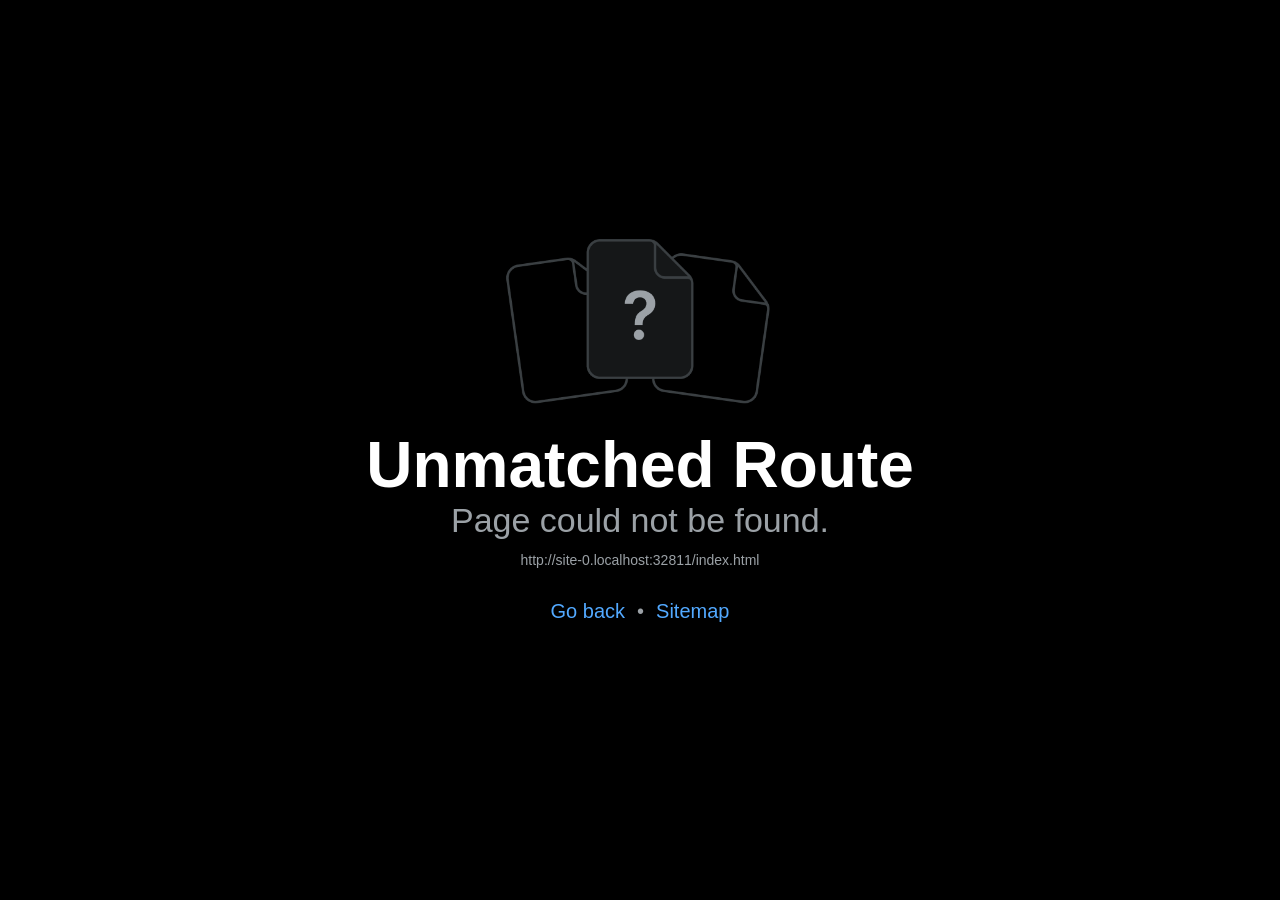
<file: index.html>
<!DOCTYPE html>
<html lang="en">
  <head>
    <meta charset="utf-8" />
    <meta httpEquiv="X-UA-Compatible" content="IE=edge" />
    <meta name="viewport" content="width=device-width, initial-scale=1, shrink-to-fit=no" />
    <title>Bartinder</title>
    <!-- The `react-native-web` recommended style reset: https://necolas.github.io/react-native-web/docs/setup/#root-element -->
    <style id="expo-reset">
      /* These styles make the body full-height */
      html,
      body {
        height: 100%;
      }
      /* These styles disable body scrolling if you are using <ScrollView> */
      body {
        overflow: hidden;
      }
      /* These styles make the root element full-height */
      #root {
        display: flex;
        height: 100%;
        flex: 1;
      }
    </style>
  </head>

  <body>
    <!-- Use static rendering with Expo Router to support running without JavaScript. -->
    <noscript>
      You need to enable JavaScript to run this app.
    </noscript>
    <!-- The root element for your Expo app. -->
    <div id="root"></div>
  <script src="/_expo/static/js/web/entry-78b4e6f89e062732d26e74d682fc7de9.js" defer></script>
</body>
</html>
</file>
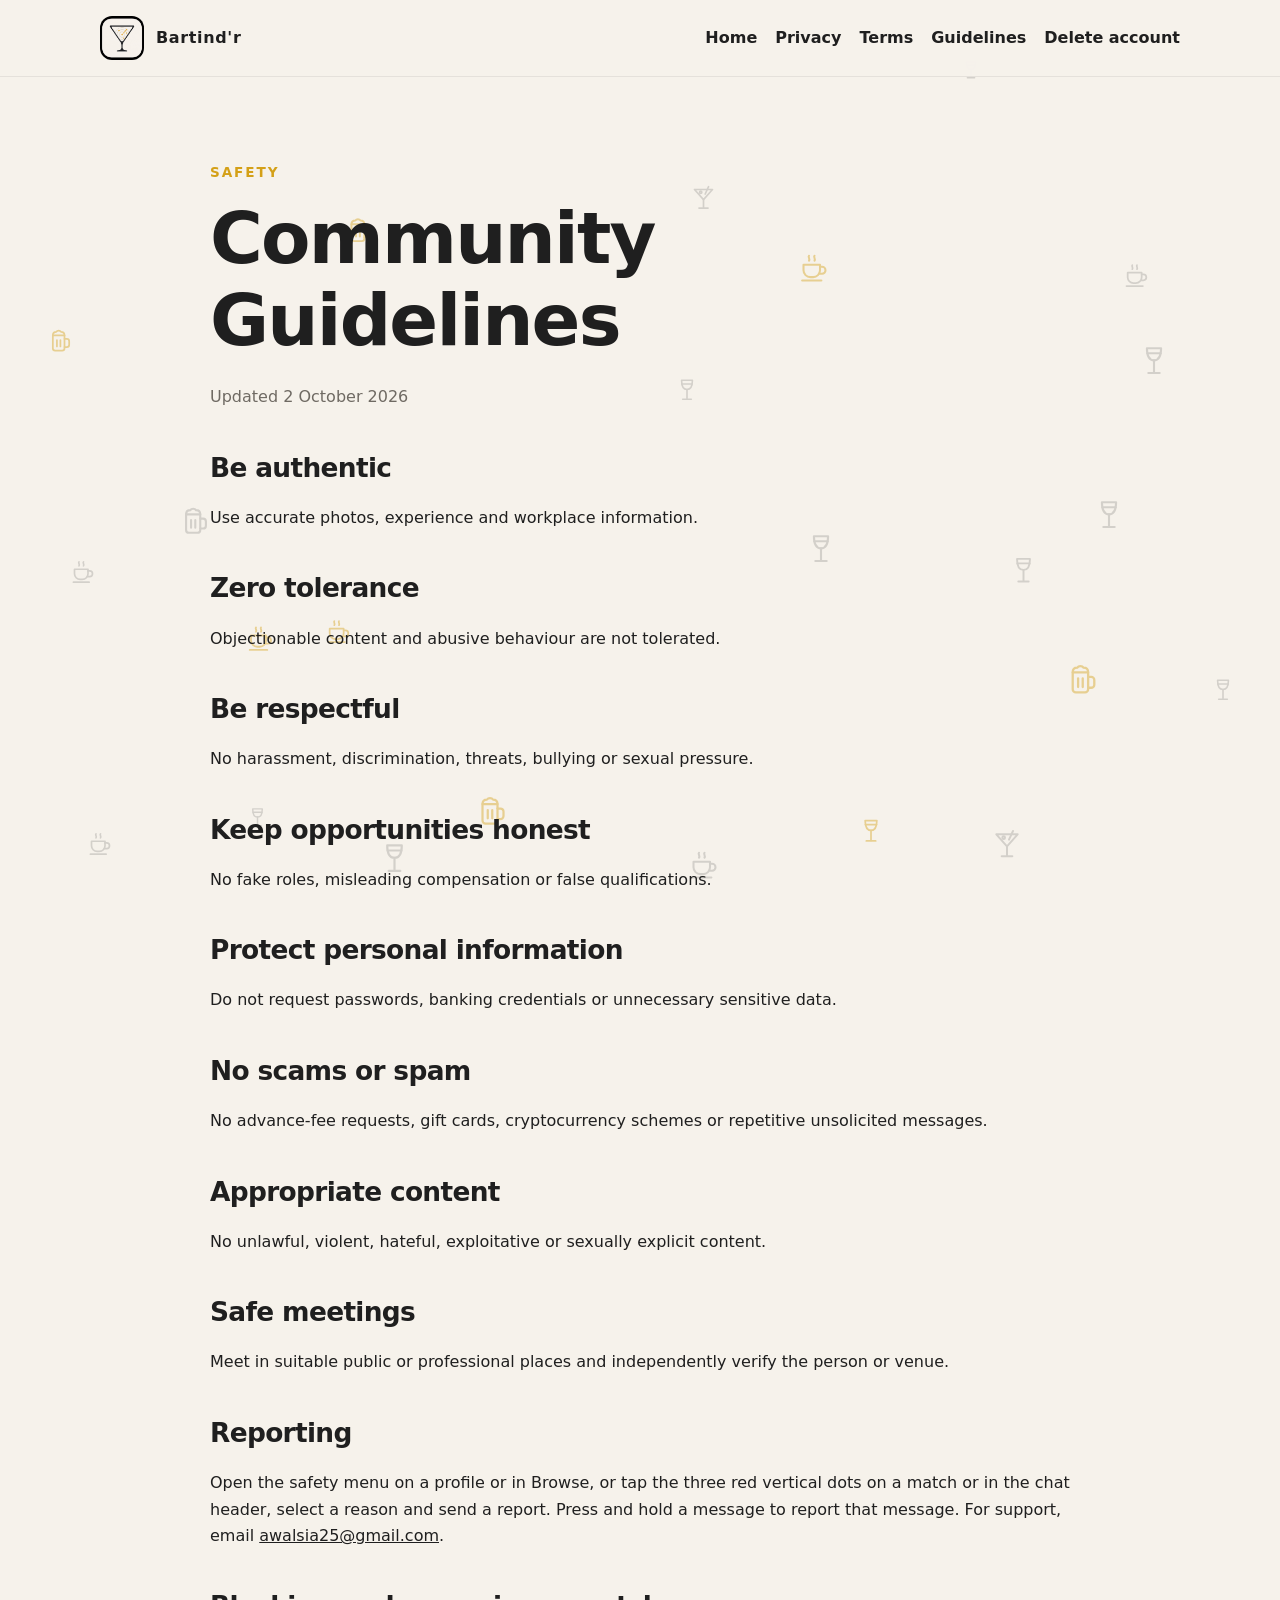
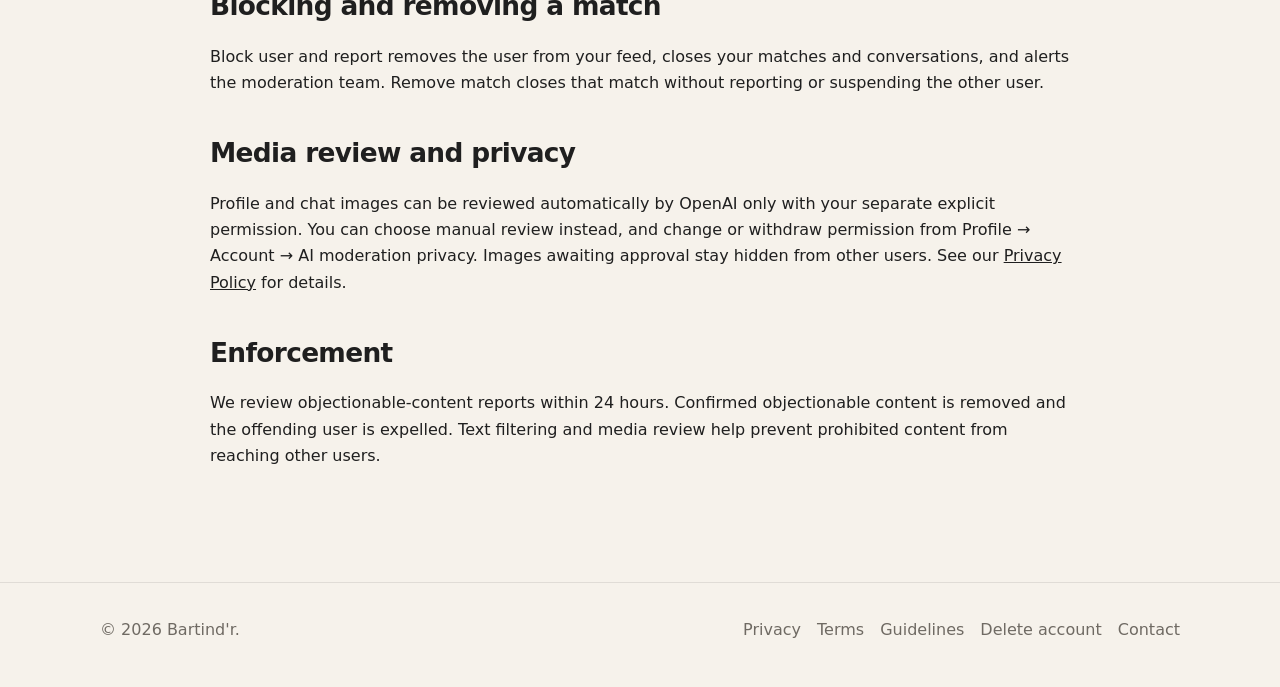
<file: community.html>
<!doctype html>
<html lang="en">
  <head>
    <meta charset="utf-8" />
    <meta name="viewport" content="width=device-width,initial-scale=1" />
    <meta
      name="description"
      content="Bartind'r connects bartenders and hospitality businesses."
    />
    <title>Community Guidelines | Bartind'r</title>
    <link rel="icon" href="logo.png" />
    <link rel="stylesheet" href="styles.css" />
  </head>
  <body>
    <header class="site-header">
      <div class="container nav">
        <a class="brand" href="/home"
          ><img src="logo.png" alt="Bartind'r logo" /><span>Bartind'r</span></a
        >
        <button class="menu-toggle" type="button" aria-label="Open menu" aria-expanded="false" aria-controls="site-nav">
          <span></span><span></span><span></span>
        </button>
        <nav class="nav-links" id="site-nav">
          <a href="/home">Home</a><a href="privacy.html">Privacy</a
          ><a href="terms.html">Terms</a><a href="community.html">Guidelines</a
          ><a href="delete-account.html">Delete account</a>
        </nav>
      </div>
    </header>
    <main class="legal-wrap">
      <p class="eyebrow">Safety</p>
      <h1>Community Guidelines</h1>
      <p class="meta">Updated 2 October 2026</p>
      <h2>Be authentic</h2>
      <p>Use accurate photos, experience and workplace information.</p>
      <h2>Zero tolerance</h2>
      <p>Objectionable content and abusive behaviour are not tolerated.</p>
      <h2>Be respectful</h2>
      <p>
        No harassment, discrimination, threats, bullying or sexual pressure.
      </p>
      <h2>Keep opportunities honest</h2>
      <p>No fake roles, misleading compensation or false qualifications.</p>
      <h2>Protect personal information</h2>
      <p>
        Do not request passwords, banking credentials or unnecessary sensitive
        data.
      </p>
      <h2>No scams or spam</h2>
      <p>
        No advance-fee requests, gift cards, cryptocurrency schemes or
        repetitive unsolicited messages.
      </p>
      <h2>Appropriate content</h2>
      <p>
        No unlawful, violent, hateful, exploitative or sexually explicit
        content.
      </p>
      <h2>Safe meetings</h2>
      <p>
        Meet in suitable public or professional places and independently verify
        the person or venue.
      </p>
      <h2>Reporting</h2>
      <p>
        Open the safety menu on a profile or in Browse, or tap the three red vertical dots on a match or in the chat header, select a reason and send a report. Press and hold a message to report that message. For support, email <a href="mailto:awalsia25@gmail.com">awalsia25@gmail.com</a>.
      </p>
      <h2>Blocking and removing a match</h2>
      <p>Block user and report removes the user from your feed, closes your matches and conversations, and alerts the moderation team. Remove match closes that match without reporting or suspending the other user.</p>
      <h2>Media review and privacy</h2><p>Profile and chat images can be reviewed automatically by OpenAI only with your separate explicit permission. You can choose manual review instead, and change or withdraw permission from Profile → Account → AI moderation privacy. Images awaiting approval stay hidden from other users. See our <a href="privacy.html">Privacy Policy</a> for details.</p><h2>Enforcement</h2>
      <p>
        We review objectionable-content reports within 24 hours. Confirmed objectionable content is removed and the offending user is expelled. Text filtering and media review help prevent prohibited content from reaching other users.
      </p>
    </main>
    <footer>
      <div class="container footer-inner">
        <span>© 2026 Bartind'r.</span>
        <div class="footer-links">
          <a href="privacy.html">Privacy</a><a href="terms.html">Terms</a
          ><a href="community.html">Guidelines</a
          ><a href="delete-account.html">Delete account</a
          ><a href="mailto:awalsia25@gmail.com">Contact</a>
        </div>
      </div>
    </footer>
    <script src="bg.js" defer></script>
    <script src="nav.js" defer></script>
  </body>
</html>
</file>
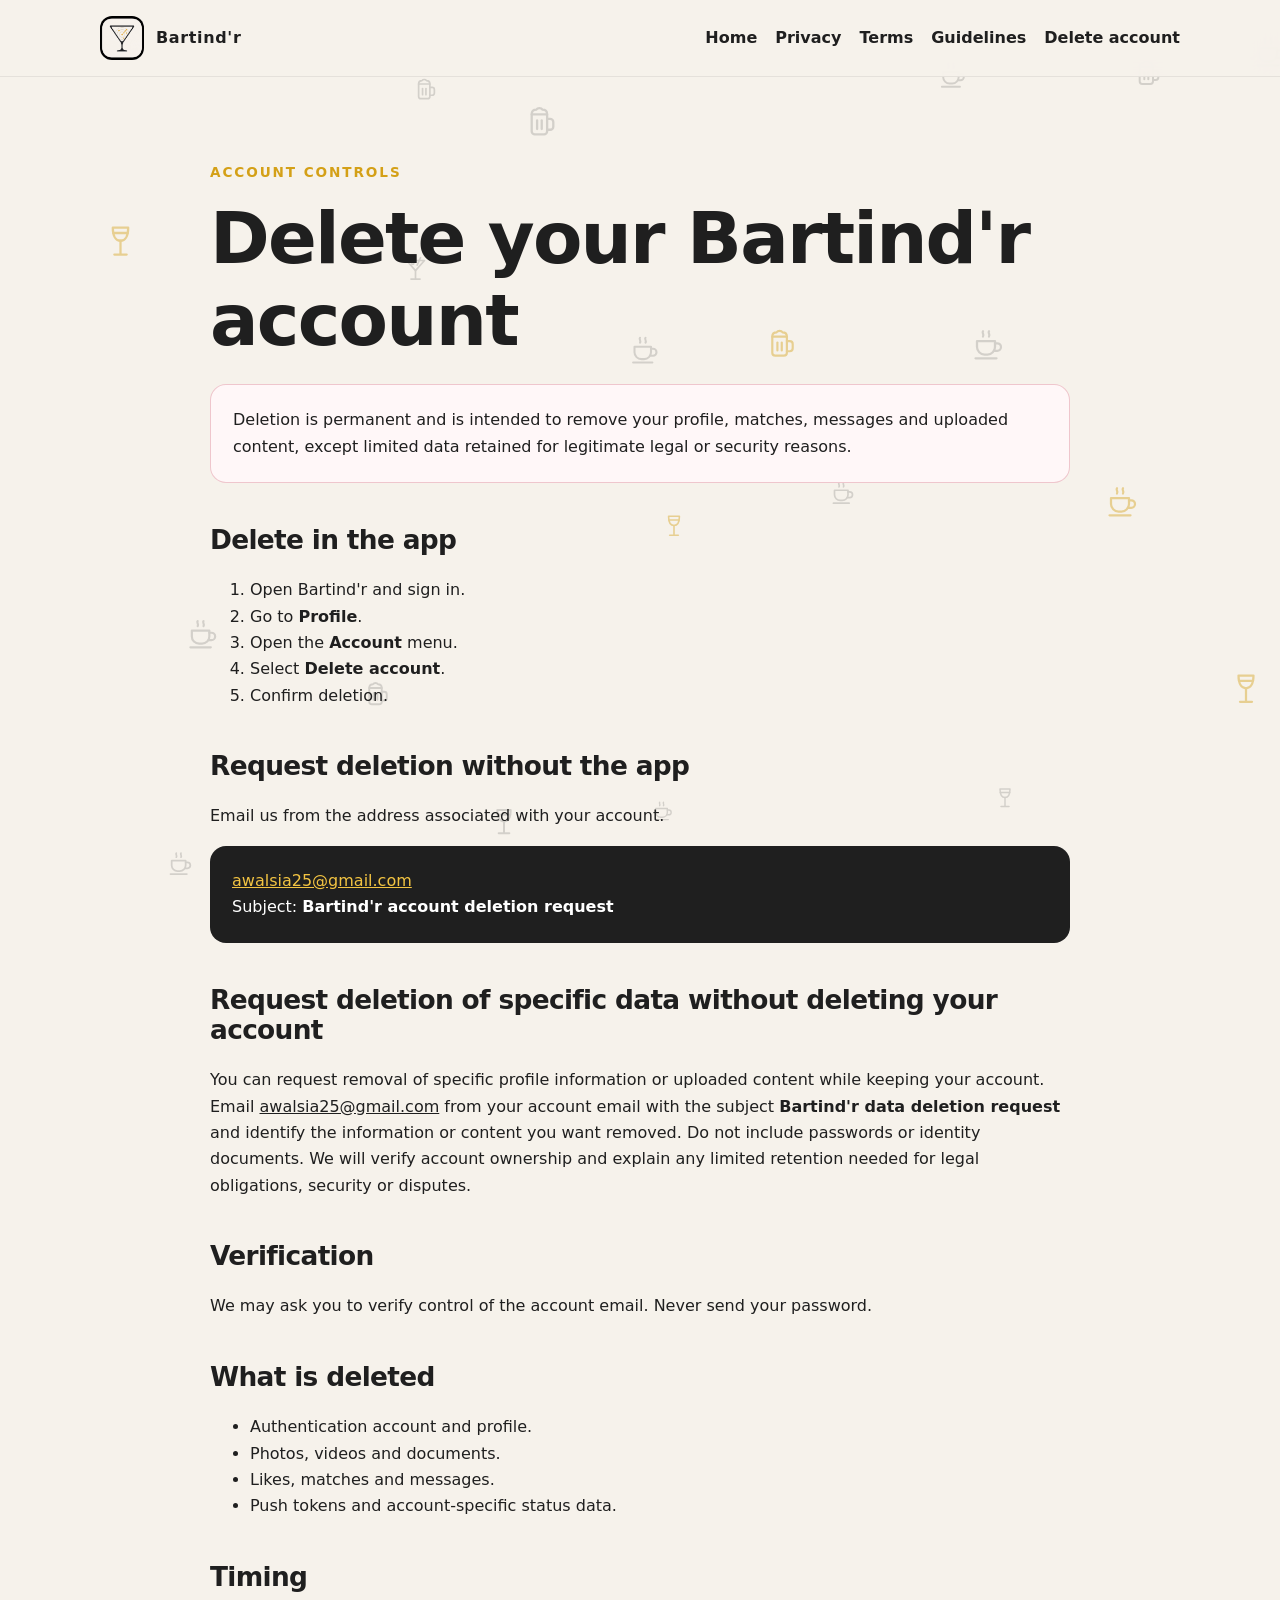
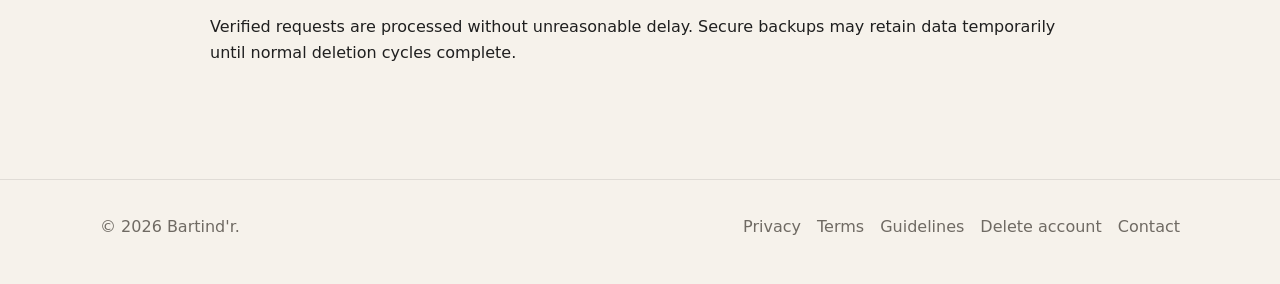
<file: delete-account.html>
<!doctype html>
<html lang="en">
  <head>
    <meta charset="utf-8" />
    <meta name="viewport" content="width=device-width,initial-scale=1" />
    <meta
      name="description"
      content="Bartind'r connects bartenders and hospitality businesses."
    />
    <title>Delete Account | Bartind'r</title>
    <link rel="icon" href="logo.png" />
    <link rel="stylesheet" href="styles.css" />
  </head>
  <body>
    <header class="site-header">
      <div class="container nav">
        <a class="brand" href="/home"
          ><img src="logo.png" alt="Bartind'r logo" /><span>Bartind'r</span></a
        >
        <button class="menu-toggle" type="button" aria-label="Open menu" aria-expanded="false" aria-controls="site-nav">
          <span></span><span></span><span></span>
        </button>
        <nav class="nav-links" id="site-nav">
          <a href="/home">Home</a><a href="privacy.html">Privacy</a
          ><a href="terms.html">Terms</a><a href="community.html">Guidelines</a
          ><a href="delete-account.html">Delete account</a>
        </nav>
      </div>
    </header>
    <main class="legal-wrap">
      <p class="eyebrow">Account controls</p>
      <h1>Delete your Bartind'r account</h1>
      <div class="danger-box">
        Deletion is permanent and is intended to remove your profile, matches,
        messages and uploaded content, except limited data retained for
        legitimate legal or security reasons.
      </div>
      <h2>Delete in the app</h2>
      <ol>
        <li>Open Bartind'r and sign in.</li>
        <li>Go to <strong>Profile</strong>.</li>
        <li>Open the <strong>Account</strong> menu.</li>
        <li>Select <strong>Delete account</strong>.</li>
        <li>Confirm deletion.</li>
      </ol>
      <h2>Request deletion without the app</h2>
      <p>Email us from the address associated with your account.</p>
      <div class="contact-box">
        <a
          href="mailto:awalsia25@gmail.com?subject=Bartind%27r%20account%20deletion%20request"
          >awalsia25@gmail.com</a
        ><br />Subject: <strong>Bartind'r account deletion request</strong>
      </div>
      <h2>Request deletion of specific data without deleting your account</h2><p>You can request removal of specific profile information or uploaded content while keeping your account. Email <a href="mailto:awalsia25@gmail.com?subject=Bartind%27r%20data%20deletion%20request">awalsia25@gmail.com</a> from your account email with the subject <strong>Bartind'r data deletion request</strong> and identify the information or content you want removed. Do not include passwords or identity documents. We will verify account ownership and explain any limited retention needed for legal obligations, security or disputes.</p><h2>Verification</h2>
      <p>
        We may ask you to verify control of the account email. Never send your
        password.
      </p>
      <h2>What is deleted</h2>
      <ul>
        <li>Authentication account and profile.</li>
        <li>Photos, videos and documents.</li>
        <li>Likes, matches and messages.</li>
        <li>Push tokens and account-specific status data.</li>
      </ul>
      <h2>Timing</h2>
      <p>
        Verified requests are processed without unreasonable delay. Secure
        backups may retain data temporarily until normal deletion cycles
        complete.
      </p>
    </main>
    <footer>
      <div class="container footer-inner">
        <span>© 2026 Bartind'r.</span>
        <div class="footer-links">
          <a href="privacy.html">Privacy</a><a href="terms.html">Terms</a
          ><a href="community.html">Guidelines</a
          ><a href="delete-account.html">Delete account</a
          ><a href="mailto:awalsia25@gmail.com">Contact</a>
        </div>
      </div>
    </footer>
    <script src="bg.js" defer></script>
    <script src="nav.js" defer></script>
  </body>
</html>
</file>
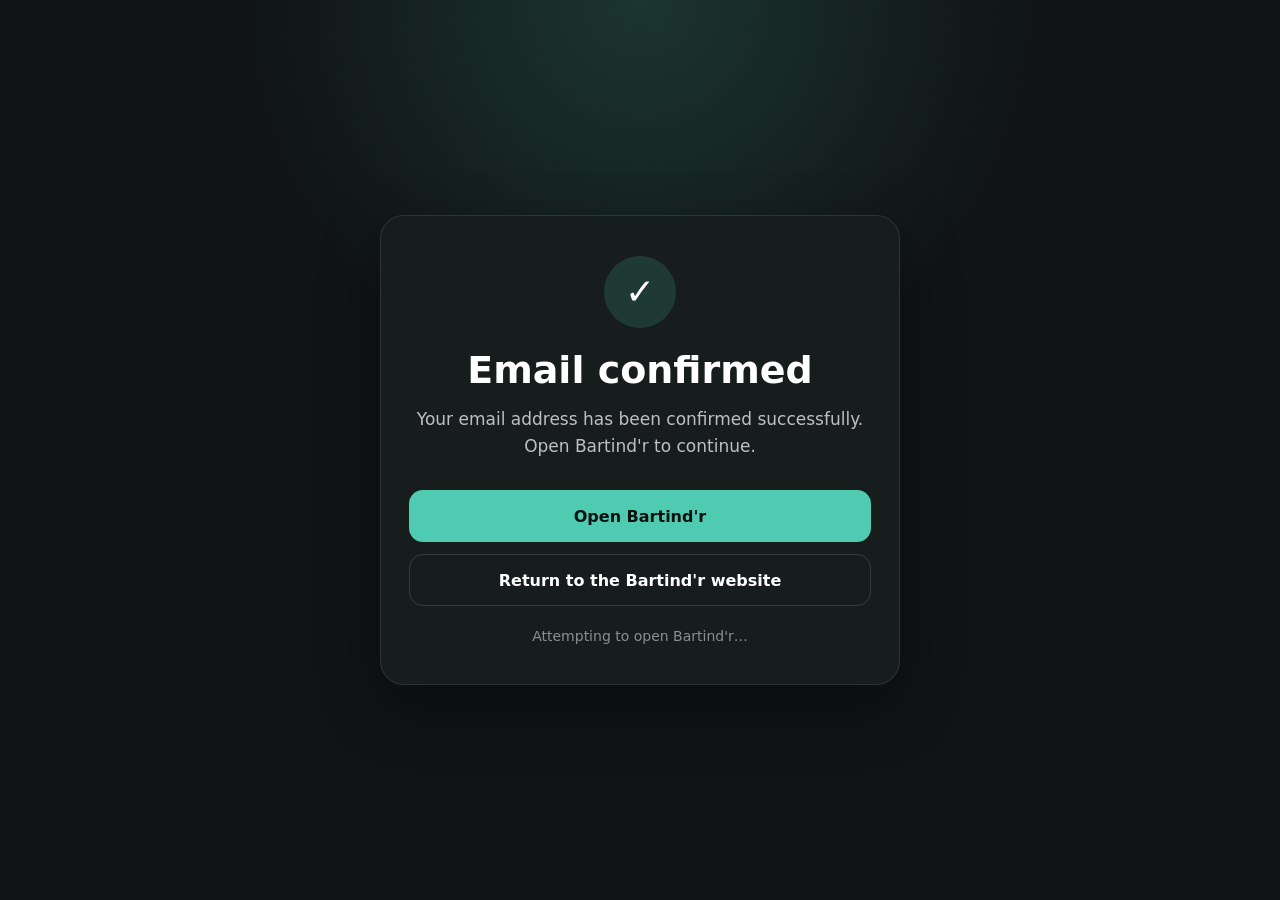
<file: email-confirmed.html>
<!DOCTYPE html>
<html lang="en">
  <head>
    <meta charset="UTF-8" />
    <meta
      name="viewport"
      content="width=device-width, initial-scale=1, viewport-fit=cover"
    />

    <title>Email confirmed | Bartind'r</title>

    <meta
      name="description"
      content="Your Bartind'r email address has been confirmed successfully."
    />

    <style>
      :root {
        color-scheme: dark;
        font-family:
          Inter, system-ui, -apple-system, BlinkMacSystemFont, "Segoe UI",
          sans-serif;
      }

      * {
        box-sizing: border-box;
      }

      body {
        min-height: 100vh;
        margin: 0;
        display: flex;
        align-items: center;
        justify-content: center;
        padding: 24px;
        background:
          radial-gradient(circle at top, rgba(78, 203, 177, 0.18), transparent 36%),
          #101414;
        color: #ffffff;
      }

      .card {
        width: 100%;
        max-width: 520px;
        padding: 40px 28px;
        border: 1px solid rgba(255, 255, 255, 0.1);
        border-radius: 24px;
        background: rgba(24, 30, 30, 0.94);
        text-align: center;
        box-shadow: 0 24px 60px rgba(0, 0, 0, 0.35);
      }

      .icon {
        width: 72px;
        height: 72px;
        margin: 0 auto 22px;
        display: grid;
        place-items: center;
        border-radius: 50%;
        background: rgba(78, 203, 177, 0.16);
        font-size: 36px;
      }

      h1 {
        margin: 0 0 14px;
        font-size: clamp(28px, 6vw, 38px);
        line-height: 1.1;
      }

      p {
        margin: 0;
        color: rgba(255, 255, 255, 0.72);
        font-size: 17px;
        line-height: 1.6;
      }

      .actions {
        margin-top: 30px;
        display: grid;
        gap: 12px;
      }

      .button {
        display: inline-flex;
        min-height: 52px;
        align-items: center;
        justify-content: center;
        padding: 14px 20px;
        border: 0;
        border-radius: 14px;
        background: #4ecbb1;
        color: #08110f;
        font: inherit;
        font-weight: 700;
        text-decoration: none;
        cursor: pointer;
      }

      .button-secondary {
        border: 1px solid rgba(255, 255, 255, 0.14);
        background: transparent;
        color: #ffffff;
      }

      .status {
        margin-top: 22px;
        font-size: 14px;
        color: rgba(255, 255, 255, 0.5);
      }
    </style>
  </head>

  <body>
    <main class="card">
      <div class="icon" aria-hidden="true">✓</div>

      <h1>Email confirmed</h1>

      <p>
        Your email address has been confirmed successfully. Open Bartind'r to
        continue.
      </p>

      <div class="actions">
        <a id="open-app-button" class="button" href="bartindr://email-confirmed">
          Open Bartind'r
        </a>

        <a class="button button-secondary" href="./">
          Return to the Bartind'r website
        </a>
      </div>

      <div id="status" class="status">
        Attempting to open the app…
      </div>
    </main>

    <script>
      const appUrl = "bartindr://email-confirmed";
      const statusElement = document.getElementById("status");
      const openAppButton = document.getElementById("open-app-button");

      function openBartindr() {
        statusElement.textContent = "Attempting to open Bartind'r…";
        window.location.href = appUrl;

        window.setTimeout(() => {
          statusElement.textContent =
            "If the app did not open, tap “Open Bartind'r” or open it manually.";
        }, 1800);
      }

      openAppButton.addEventListener("click", (event) => {
        event.preventDefault();
        openBartindr();
      });

      window.setTimeout(openBartindr, 500);
    </script>
  </body>
</html>
</file>
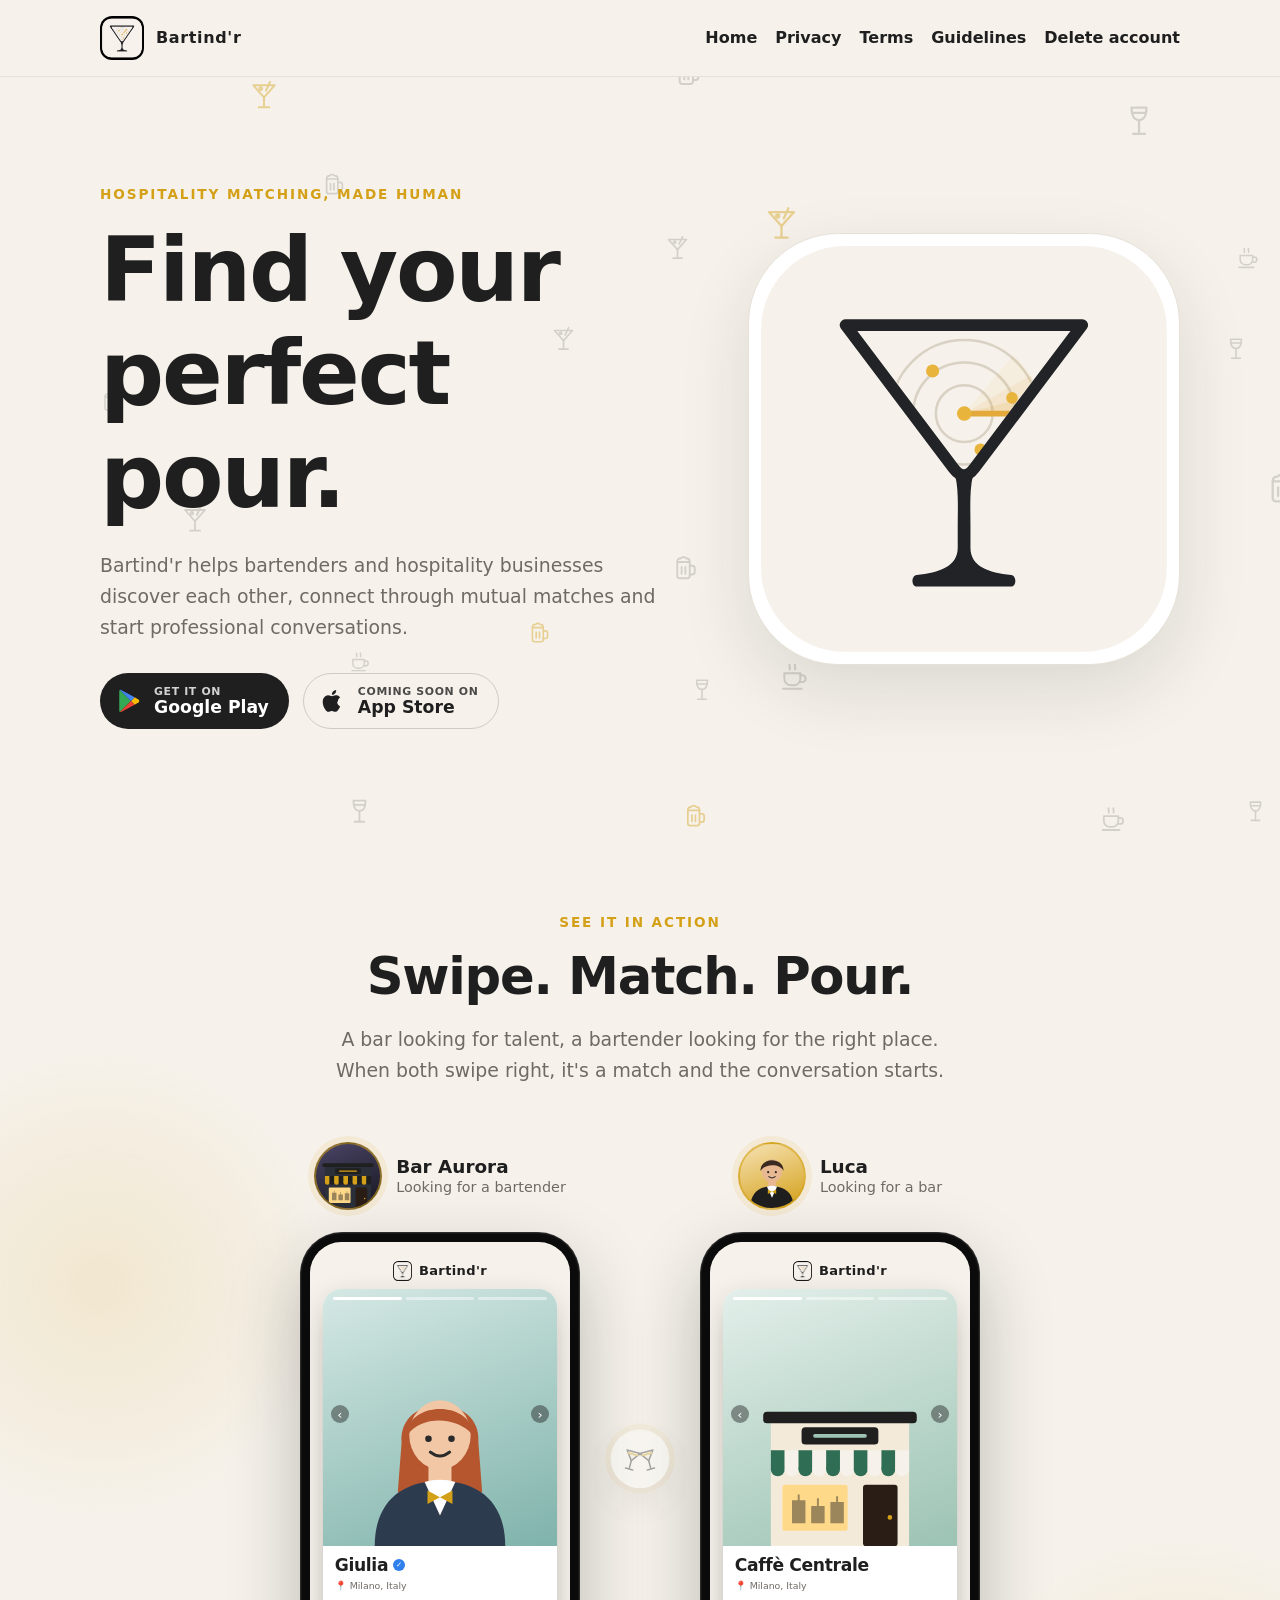
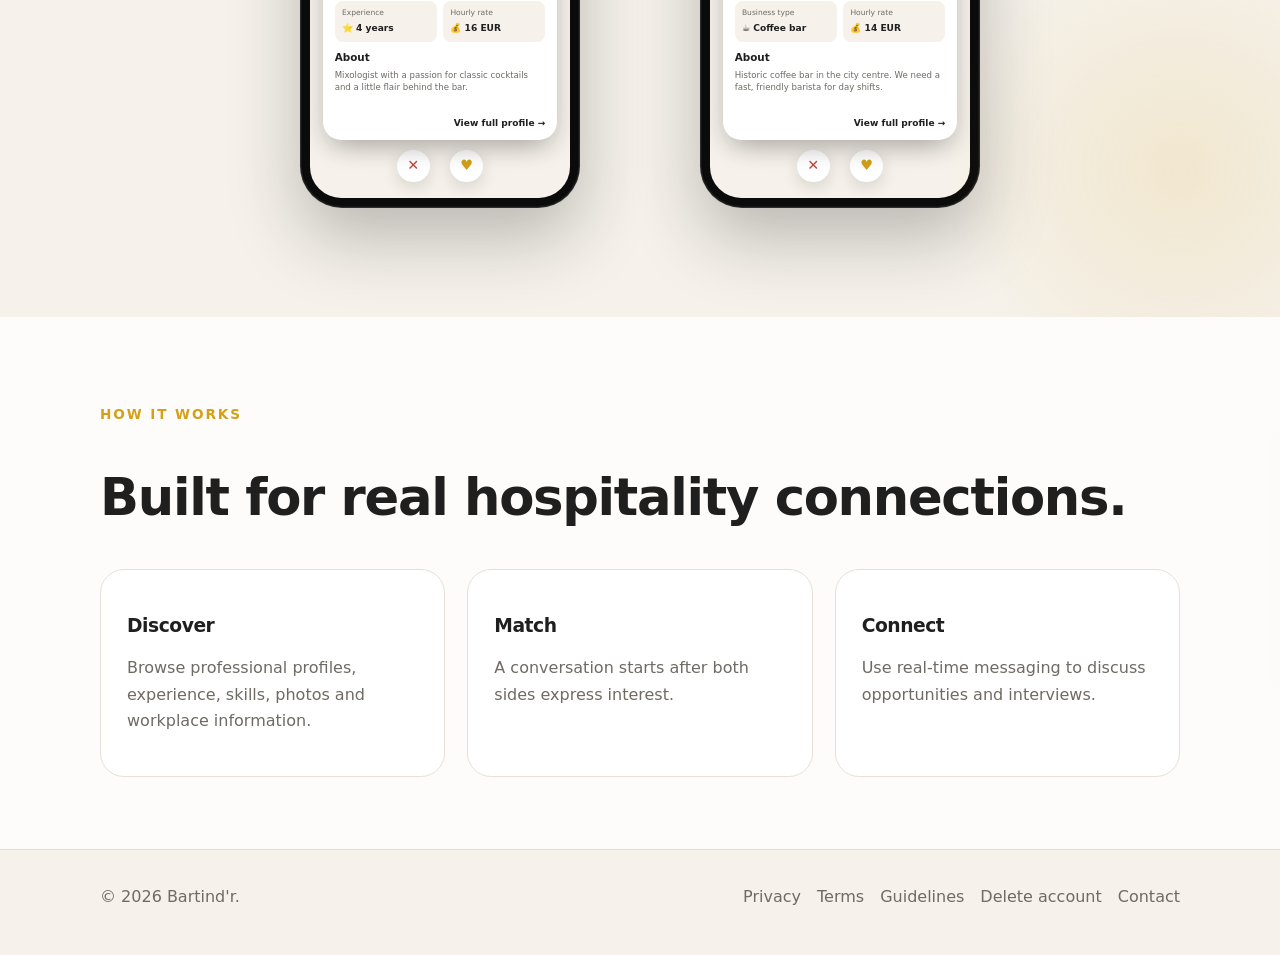
<file: home.html>
<!doctype html>
<html lang="en">
  <head>
    <meta charset="utf-8" />
    <meta name="viewport" content="width=device-width,initial-scale=1" />
    <meta
      name="description"
      content="Bartind'r connects bartenders and hospitality businesses."
    />
    <title>Bartind'r — Find your perfect pour</title>
    <link rel="icon" href="logo.png" />
    <link rel="stylesheet" href="styles.css" />
  </head>
  <body>
    <header class="site-header">
      <div class="container nav">
        <a class="brand" href="/home"
          ><img src="logo.png" alt="Bartind'r logo" /><span>Bartind'r</span></a
        >
        <button class="menu-toggle" type="button" aria-label="Open menu" aria-expanded="false" aria-controls="site-nav">
          <span></span><span></span><span></span>
        </button>
        <nav class="nav-links" id="site-nav">
          <a href="/home">Home</a><a href="privacy.html">Privacy</a
          ><a href="terms.html">Terms</a><a href="community.html">Guidelines</a
          ><a href="delete-account.html">Delete account</a>
        </nav>
      </div>
    </header>
    <main>
      <section class="hero">
        <div class="container hero-grid">
          <div>
            <p class="eyebrow">Hospitality matching, made human</p>
            <h1>Find your perfect pour.</h1>
            <p class="lead">
              Bartind'r helps bartenders and hospitality businesses discover
              each other, connect through mutual matches and start professional
              conversations.
            </p>
            <div class="actions">
              <a
                class="button store"
                href="https://play.google.com/store/apps/details?id=app.bartindr.android"
                target="_blank"
                rel="noopener"
                ><svg viewBox="0 0 24 24" aria-hidden="true">
                  <path fill="#34a853" d="M3.6 1.8 13.8 12 3.6 22.2c-.4-.2-.6-.6-.6-1.1V2.9c0-.5.2-.9.6-1.1z" />
                  <path fill="#fbbc04" d="m17.2 8.6 3.5 2c1 .6 1 2.2 0 2.8l-3.5 2L13.8 12z" />
                  <path fill="#4285f4" d="M3.6 1.8c.3-.2.8-.2 1.2 0l12.4 6.8-3.4 3.4z" />
                  <path fill="#ea4335" d="M13.8 12l3.4 3.4-12.4 6.8c-.4.2-.9.2-1.2 0z" /></svg
                ><span><small>Get it on</small>Google Play</span></a
              ><span class="button store soon" title="Coming soon"
                ><svg viewBox="0 0 24 24" aria-hidden="true">
                  <path
                    fill="currentColor"
                    d="M16.4 12.6c0-2.6 2.1-3.8 2.2-3.9-1.2-1.8-3.1-2-3.7-2-1.6-.2-3.1.9-3.9.9-.8 0-2-.9-3.4-.9-1.7 0-3.3 1-4.2 2.6-1.8 3.1-.5 7.7 1.3 10.2.8 1.2 1.8 2.6 3.1 2.5 1.3-.1 1.7-.8 3.2-.8s1.9.8 3.2.8c1.3 0 2.2-1.2 3-2.4 1-1.4 1.3-2.7 1.4-2.8-.1 0-2.7-1-2.7-4.2zM13.9 5c.7-.8 1.2-2 1-3.2-1 0-2.2.7-2.9 1.5-.6.7-1.2 1.9-1 3 1.1.1 2.2-.6 2.9-1.3z"
                  /></svg
                ><span><small>Coming soon on</small>App Store</span></span
              >
            </div>
          </div>
          <div class="hero-card">
            <svg class="radar-logo" viewBox="70 70 1114 1114" role="img" aria-label="Bartind'r logo">
              <defs>
                <clipPath id="bowl"><path d="M338 303h578L627 695z" /></clipPath>
              </defs>
              <rect x="70" y="70" width="1114" height="1114" rx="230" fill="#f6f2eb" />
              <g clip-path="url(#bowl)">
                <g fill="none" stroke="#d9d1c3" stroke-width="7">
                  <circle cx="628" cy="530" r="78" />
                  <circle cx="628" cy="530" r="140" />
                  <circle cx="628" cy="530" r="202" />
                </g>
                <g class="radar-sweep">
                  <path fill="#e3a93a" opacity=".07" d="M628 530 763 369.1A210 210 0 0 1 809.9 425z" />
                  <path fill="#e3a93a" opacity=".16" d="M628 530 809.9 425A210 210 0 0 1 830.8 475.6z" />
                  <path fill="#e3a93a" opacity=".3" d="M628 530 830.8 475.6A210 210 0 0 1 838 530z" />
                  <path stroke="#e3a93a" stroke-width="16" stroke-linecap="round" d="M628 530h190" />
                </g>
                <!-- Each blip flashes when the sweep passes it: delay = angle / 360 * 4s - 4s -->
                <g fill="#e8b43c">
                  <circle class="radar-ping" style="animation-delay: -1.41s" cx="541" cy="413" r="18" fill="none" stroke="#e8b43c" stroke-width="5" />
                  <circle class="radar-blip" style="animation-delay: -1.41s" cx="541" cy="413" r="18" />
                  <circle class="radar-ping" style="animation-delay: -0.2s" cx="759" cy="487" r="16" fill="none" stroke="#e8b43c" stroke-width="5" />
                  <circle class="radar-blip" style="animation-delay: -0.2s" cx="759" cy="487" r="16" />
                  <circle class="radar-ping" style="animation-delay: -3.27s" cx="673" cy="629" r="17" fill="none" stroke="#e8b43c" stroke-width="5" />
                  <circle class="radar-blip" style="animation-delay: -3.27s" cx="673" cy="629" r="17" />
                </g>
              </g>
              <circle cx="628" cy="530" r="20" fill="#e8b43c" />
              <path fill="none" stroke="#222326" stroke-width="32" stroke-linejoin="round" d="M302 287h650L655.6 680Q627 718 598.4 680z" />
              <path fill="#222326" d="M603 700C613 740 610 790 610 840V898C610 950 559 966 497 973C482 975 482 1005 497 1005H757C772 1005 772 975 757 973C695 966 645 950 645 898V840C645 790 642 740 652 700z" />
            </svg>
          </div>
        </div>
      </section>
      <section class="demo" aria-labelledby="demo-title">
        <div class="container">
          <div class="demo-head">
            <p class="eyebrow">See it in action</p>
            <h2 id="demo-title">Swipe. Match. Pour.</h2>
            <p class="lead">
              A bar looking for talent, a bartender looking for the right place.
              When both swipe right, it's a match and the conversation starts.
            </p>
          </div>
          <!-- Cards, avatars and confetti are filled in by demo.js -->
          <div class="demo-stage">
            <div class="demo-side" data-side="bar">
              <div class="persona">
                <div class="persona-avatar" data-art="aurora"></div>
                <div class="persona-text">
                  <strong>Bar Aurora</strong>
                  <span class="persona-status"
                    ><span class="s-swipe">Looking for a bartender</span
                    ><span class="s-match">It's a match!</span></span
                  >
                </div>
              </div>
              <div class="phone">
                <div class="phone-screen">
                  <div class="phone-top"><img src="logo.png" alt="" /><span>Bartind'r</span></div>
                  <div class="demo-stack"></div>
                  <div class="demo-actions">
                    <span class="btn-nope">✕</span><span class="btn-like">♥</span>
                  </div>
                  <div class="demo-match"></div>
                </div>
              </div>
            </div>
            <div class="demo-cheers" aria-hidden="true">
              <div class="cheers-badge">
                <svg viewBox="0 0 64 64">
                  <g fill="none" stroke="#1f1f1f" stroke-width="2.6" stroke-linecap="round" stroke-linejoin="round">
                    <g transform="rotate(15 17 38)"><path d="M6 20h22L17 35z" fill="#f6f2eb" /><path d="M9.5 24h15" stroke="#d4a017" stroke-width="3" /><path d="M17 35v13M11 49h12" /></g>
                    <g transform="rotate(-15 47 38)"><path d="M36 20h22L47 35z" fill="#f6f2eb" /><path d="M39.5 24h15" stroke="#d4a017" stroke-width="3" /><path d="M47 35v13M41 49h12" /></g>
                  </g>
                  <path class="cheers-spark" d="M32 3v7M23 6l3.5 5.5M41 6l-3.5 5.5" stroke="#d4a017" stroke-width="2.6" stroke-linecap="round" />
                </svg>
              </div>
              <span class="cheers-label">Match!</span>
              <div class="confetti"></div>
            </div>
            <div class="demo-side" data-side="bartender">
              <div class="persona">
                <div class="persona-avatar" data-art="luca"></div>
                <div class="persona-text">
                  <strong>Luca</strong>
                  <span class="persona-status"
                    ><span class="s-swipe">Looking for a bar</span
                    ><span class="s-match">It's a match!</span></span
                  >
                </div>
              </div>
              <div class="phone">
                <div class="phone-screen">
                  <div class="phone-top"><img src="logo.png" alt="" /><span>Bartind'r</span></div>
                  <div class="demo-stack"></div>
                  <div class="demo-actions">
                    <span class="btn-nope">✕</span><span class="btn-like">♥</span>
                  </div>
                  <div class="demo-match"></div>
                </div>
              </div>
            </div>
          </div>
        </div>
      </section>
      <section class="section alt">
        <div class="container">
          <p class="eyebrow">How it works</p>
          <h2>Built for real hospitality connections.</h2>
          <div class="cards">
            <article class="card">
              <h3>Discover</h3>
              <p>
                Browse professional profiles, experience, skills, photos and
                workplace information.
              </p>
            </article>
            <article class="card">
              <h3>Match</h3>
              <p>A conversation starts after both sides express interest.</p>
            </article>
            <article class="card">
              <h3>Connect</h3>
              <p>
                Use real-time messaging to discuss opportunities and interviews.
              </p>
            </article>
          </div>
        </div>
      </section>
    </main>
    <footer>
      <div class="container footer-inner">
        <span>© 2026 Bartind'r.</span>
        <div class="footer-links">
          <a href="privacy.html">Privacy</a><a href="terms.html">Terms</a
          ><a href="community.html">Guidelines</a
          ><a href="delete-account.html">Delete account</a
          ><a href="mailto:awalsia25@gmail.com">Contact</a>
        </div>
      </div>
    </footer>
    <script src="bg.js" defer></script>
    <script src="nav.js" defer></script>
    <script src="demo.js" defer></script>
  </body>
</html>
</file>
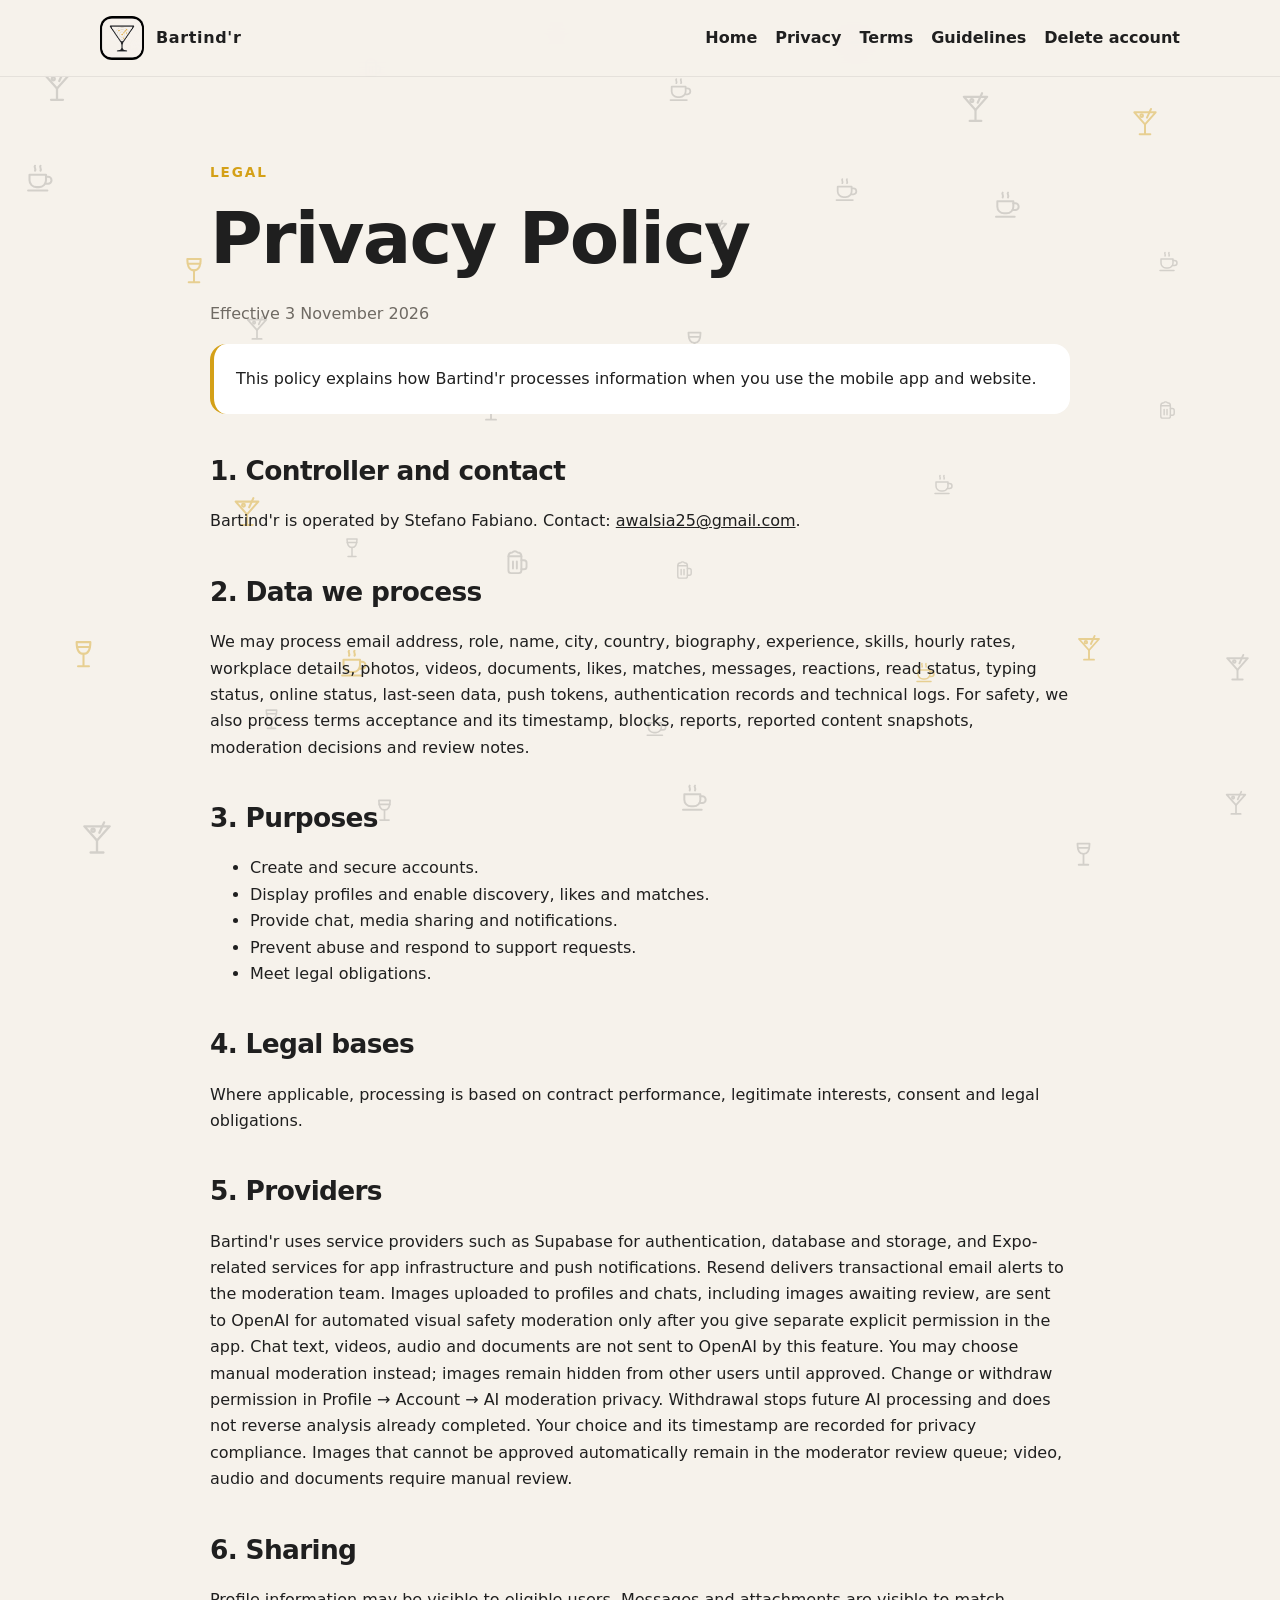
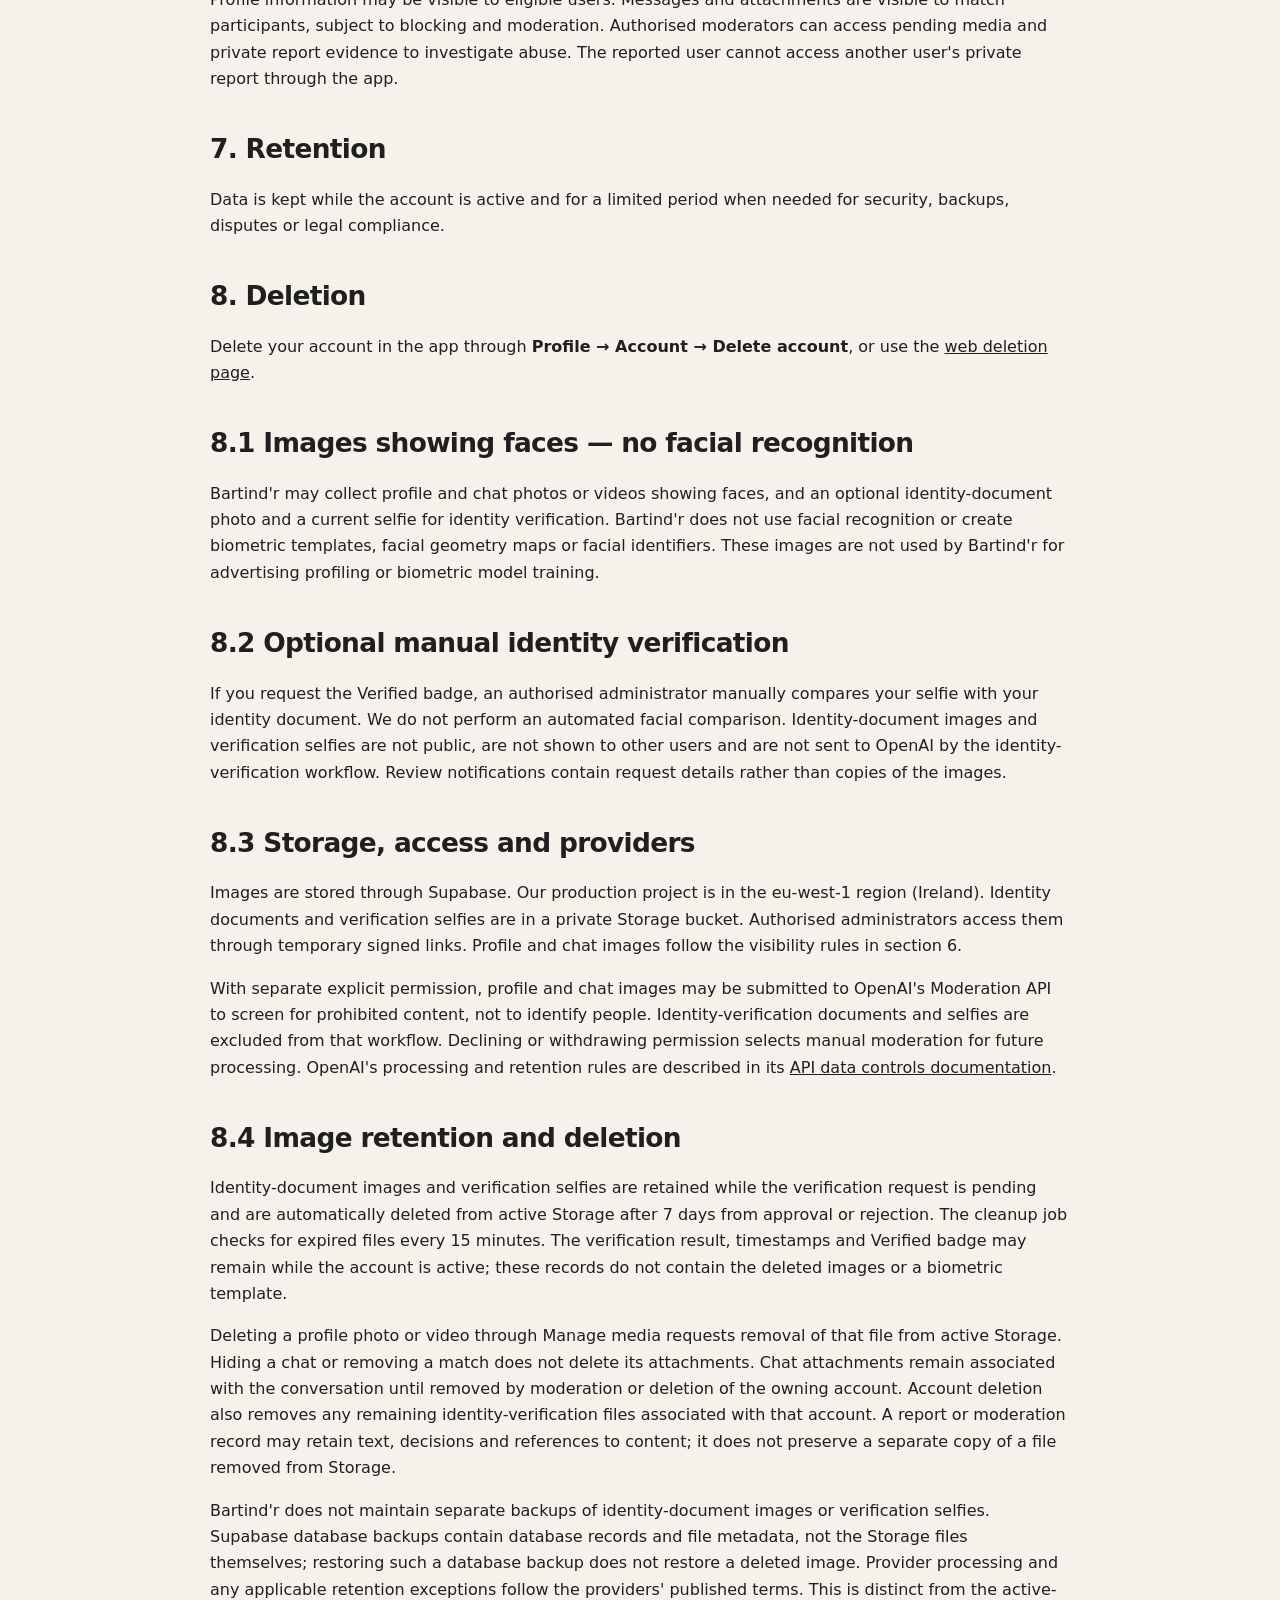
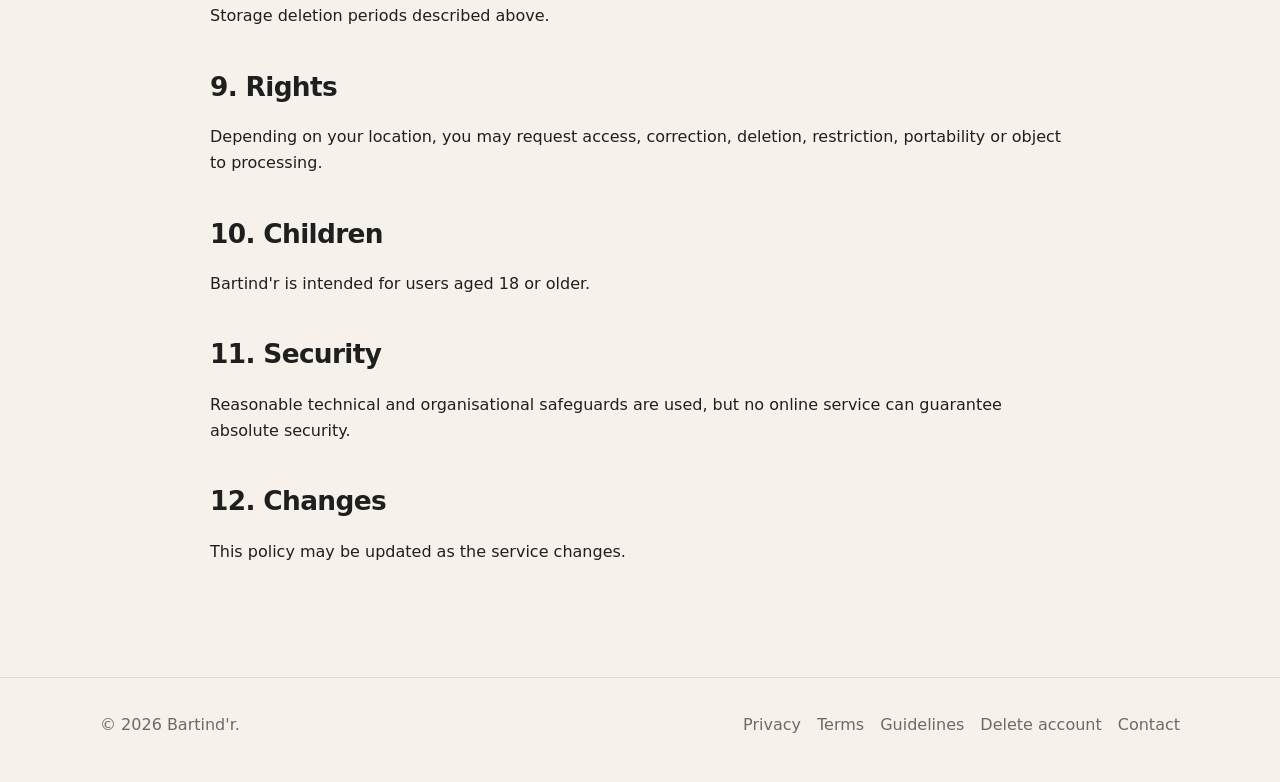
<file: privacy.html>
<!doctype html>
<html lang="en">
  <head>
    <meta charset="utf-8" />
    <meta name="viewport" content="width=device-width,initial-scale=1" />
    <meta
      name="description"
      content="Bartind'r connects bartenders and hospitality businesses."
    />
    <title>Privacy Policy | Bartind'r</title>
    <link rel="icon" href="logo.png" />
    <link rel="stylesheet" href="styles.css" />
  </head>
  <body>
    <header class="site-header">
      <div class="container nav">
        <a class="brand" href="/home"
          ><img src="logo.png" alt="Bartind'r logo" /><span>Bartind'r</span></a
        >
        <button class="menu-toggle" type="button" aria-label="Open menu" aria-expanded="false" aria-controls="site-nav">
          <span></span><span></span><span></span>
        </button>
        <nav class="nav-links" id="site-nav">
          <a href="/home">Home</a><a href="privacy.html">Privacy</a
          ><a href="terms.html">Terms</a><a href="community.html">Guidelines</a
          ><a href="delete-account.html">Delete account</a>
        </nav>
      </div>
    </header>
    <main class="legal-wrap">
      <p class="eyebrow">Legal</p>
      <h1>Privacy Policy</h1>
      <p class="meta">Effective 3 November 2026</p>
      <div class="notice">
        This policy explains how Bartind'r processes information when you use
        the mobile app and website.
      </div>
      <h2>1. Controller and contact</h2>
      <p>
        Bartind'r is operated by Stefano Fabiano. Contact:
        <a href="mailto:awalsia25@gmail.com">awalsia25@gmail.com</a>.
      </p>
      <h2>2. Data we process</h2>
      <p>
        We may process email address, role, name, city, country, biography,
        experience, skills, hourly rates, workplace details, photos, videos,
        documents, likes, matches, messages, reactions, read status, typing
        status, online status, last-seen data, push tokens, authentication
        records and technical logs. For safety, we also process terms acceptance and its timestamp, blocks, reports, reported content snapshots, moderation decisions and review notes.
      </p>
      <h2>3. Purposes</h2>
      <ul>
        <li>Create and secure accounts.</li>
        <li>Display profiles and enable discovery, likes and matches.</li>
        <li>Provide chat, media sharing and notifications.</li>
        <li>Prevent abuse and respond to support requests.</li>
        <li>Meet legal obligations.</li>
      </ul>
      <h2>4. Legal bases</h2>
      <p>
        Where applicable, processing is based on contract performance,
        legitimate interests, consent and legal obligations.
      </p>
      <h2>5. Providers</h2>
      <p>
        Bartind'r uses service providers such as Supabase for authentication,
        database and storage, and Expo-related services for app infrastructure
        and push notifications. Resend delivers transactional email alerts to the moderation team. Images uploaded to profiles and chats, including images awaiting review, are sent to OpenAI for automated visual safety moderation only after you give separate explicit permission in the app. Chat text, videos, audio and documents are not sent to OpenAI by this feature. You may choose manual moderation instead; images remain hidden from other users until approved. Change or withdraw permission in Profile → Account → AI moderation privacy. Withdrawal stops future AI processing and does not reverse analysis already completed. Your choice and its timestamp are recorded for privacy compliance. Images that cannot be approved automatically remain in the moderator review queue; video, audio and documents require manual review.
      </p>
      <h2>6. Sharing</h2>
      <p>
        Profile information may be visible to eligible users. Messages and
        attachments are visible to match participants, subject to blocking and moderation. Authorised moderators can access pending media and private report evidence to investigate abuse. The reported user cannot access another user's private report through the app.
      </p>
      <h2>7. Retention</h2>
      <p>
        Data is kept while the account is active and for a limited period when
        needed for security, backups, disputes or legal compliance.
      </p>
      <h2>8. Deletion</h2>
      <p>
        Delete your account in the app through
        <strong>Profile → Account → Delete account</strong>, or use the
        <a href="delete-account.html">web deletion page</a>.
      </p>
      <h2 id="face-data">8.1 Images showing faces — no facial recognition</h2>
      <p>Bartind'r may collect profile and chat photos or videos showing faces, and an optional identity-document photo and a current selfie for identity verification. Bartind'r does not use facial recognition or create biometric templates, facial geometry maps or facial identifiers. These images are not used by Bartind'r for advertising profiling or biometric model training.</p>
      <h2 id="identity-review">8.2 Optional manual identity verification</h2>
      <p>If you request the Verified badge, an authorised administrator manually compares your selfie with your identity document. We do not perform an automated facial comparison. Identity-document images and verification selfies are not public, are not shown to other users and are not sent to OpenAI by the identity-verification workflow. Review notifications contain request details rather than copies of the images.</p>
      <h2 id="face-storage-sharing">8.3 Storage, access and providers</h2>
      <p>Images are stored through Supabase. Our production project is in the eu-west-1 region (Ireland). Identity documents and verification selfies are in a private Storage bucket. Authorised administrators access them through temporary signed links. Profile and chat images follow the visibility rules in section 6.</p>
      <p>With separate explicit permission, profile and chat images may be submitted to OpenAI's Moderation API to screen for prohibited content, not to identify people. Identity-verification documents and selfies are excluded from that workflow. Declining or withdrawing permission selects manual moderation for future processing. OpenAI's processing and retention rules are described in its <a href="https://developers.openai.com/api/docs/guides/your-data">API data controls documentation</a>.</p>
      <h2 id="face-retention">8.4 Image retention and deletion</h2>
      <p>Identity-document images and verification selfies are retained while the verification request is pending and are automatically deleted from active Storage after 7 days from approval or rejection. The cleanup job checks for expired files every 15 minutes. The verification result, timestamps and Verified badge may remain while the account is active; these records do not contain the deleted images or a biometric template.</p>
      <p>Deleting a profile photo or video through Manage media requests removal of that file from active Storage. Hiding a chat or removing a match does not delete its attachments. Chat attachments remain associated with the conversation until removed by moderation or deletion of the owning account. Account deletion also removes any remaining identity-verification files associated with that account. A report or moderation record may retain text, decisions and references to content; it does not preserve a separate copy of a file removed from Storage.</p>
      <p>Bartind'r does not maintain separate backups of identity-document images or verification selfies. Supabase database backups contain database records and file metadata, not the Storage files themselves; restoring such a database backup does not restore a deleted image. Provider processing and any applicable retention exceptions follow the providers' published terms. This is distinct from the active-Storage deletion periods described above.</p>
      <h2>9. Rights</h2>
      <p>
        Depending on your location, you may request access, correction,
        deletion, restriction, portability or object to processing.
      </p>
      <h2>10. Children</h2>
      <p>Bartind'r is intended for users aged 18 or older.</p>
      <h2>11. Security</h2>
      <p>
        Reasonable technical and organisational safeguards are used, but no
        online service can guarantee absolute security.
      </p>
      <h2>12. Changes</h2>
      <p>This policy may be updated as the service changes.</p>
    </main>
    <footer>
      <div class="container footer-inner">
        <span>© 2026 Bartind'r.</span>
        <div class="footer-links">
          <a href="privacy.html">Privacy</a><a href="terms.html">Terms</a
          ><a href="community.html">Guidelines</a
          ><a href="delete-account.html">Delete account</a
          ><a href="mailto:awalsia25@gmail.com">Contact</a>
        </div>
      </div>
    </footer>
    <script src="bg.js" defer></script>
    <script src="nav.js" defer></script>
  </body>
</html>
</file>
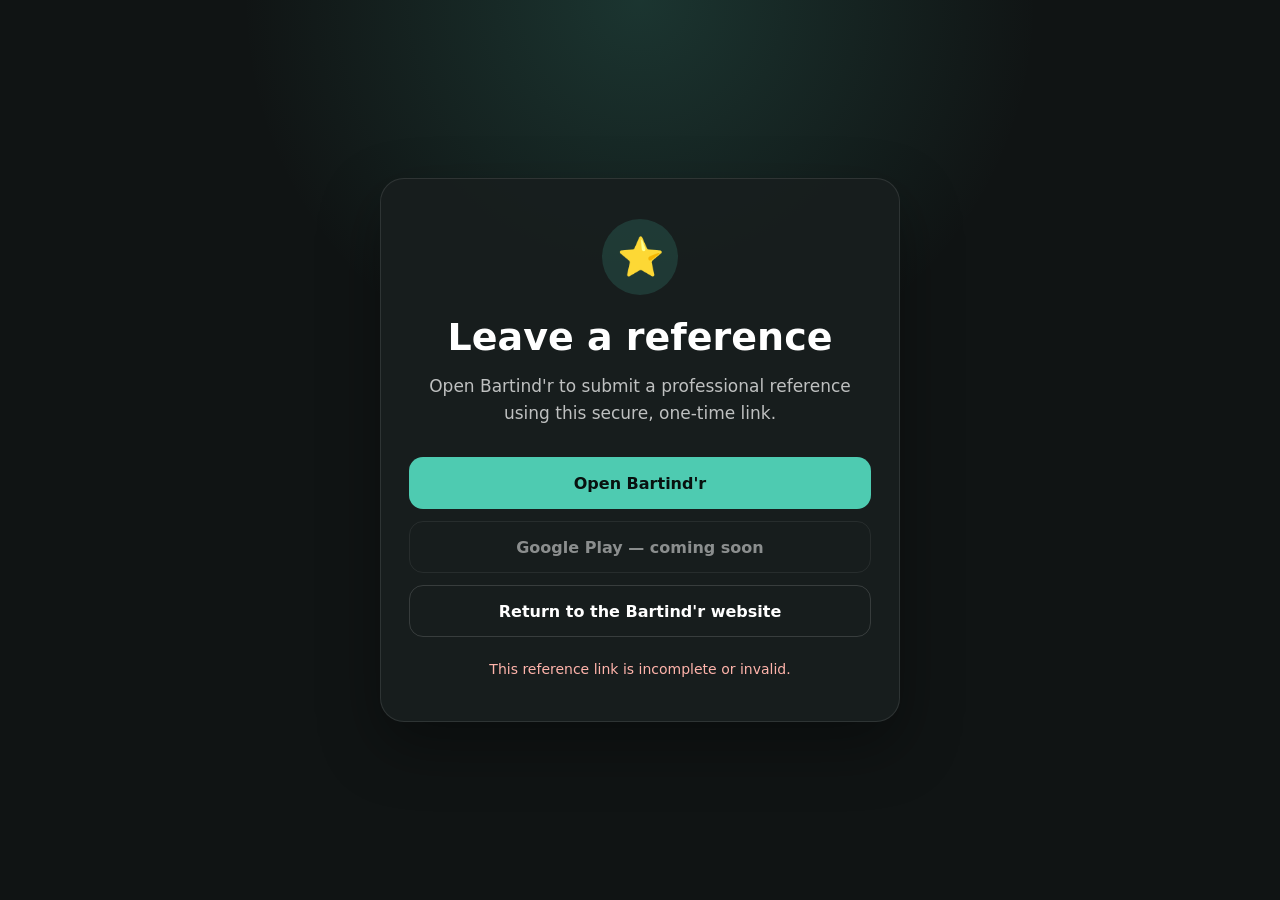
<file: reference.html>
<!DOCTYPE html>
<html lang="en">
  <head>
    <meta charset="UTF-8" />

    <meta
      name="viewport"
      content="width=device-width, initial-scale=1, viewport-fit=cover"
    />

    <title>Leave a reference | Bartind'r</title>

    <meta
      name="description"
      content="Open Bartind'r to leave a professional reference."
    />

    <style>
      :root {
        color-scheme: dark;
        font-family:
          Inter,
          system-ui,
          -apple-system,
          BlinkMacSystemFont,
          "Segoe UI",
          sans-serif;
      }

      * {
        box-sizing: border-box;
      }

      body {
        min-height: 100vh;
        margin: 0;
        display: flex;
        align-items: center;
        justify-content: center;
        padding: 24px;
        background:
          radial-gradient(
            circle at top,
            rgba(78, 203, 177, 0.18),
            transparent 36%
          ),
          #101414;
        color: #ffffff;
      }

      .card {
        width: 100%;
        max-width: 520px;
        padding: 40px 28px;
        border: 1px solid rgba(255, 255, 255, 0.1);
        border-radius: 24px;
        background: rgba(24, 30, 30, 0.94);
        text-align: center;
        box-shadow: 0 24px 60px rgba(0, 0, 0, 0.35);
      }

      .icon {
        width: 76px;
        height: 76px;
        margin: 0 auto 22px;
        display: grid;
        place-items: center;
        border-radius: 50%;
        background: rgba(78, 203, 177, 0.16);
        font-size: 38px;
      }

      h1 {
        margin: 0 0 14px;
        font-size: clamp(28px, 6vw, 38px);
        line-height: 1.1;
      }

      p {
        margin: 0;
        color: rgba(255, 255, 255, 0.72);
        font-size: 17px;
        line-height: 1.6;
      }

      .actions {
        margin-top: 30px;
        display: grid;
        gap: 12px;
      }

      .button {
        display: inline-flex;
        min-height: 52px;
        align-items: center;
        justify-content: center;
        padding: 14px 20px;
        border: 0;
        border-radius: 14px;
        background: #4ecbb1;
        color: #08110f;
        font: inherit;
        font-weight: 800;
        text-decoration: none;
        cursor: pointer;
      }

      .button-secondary {
        border: 1px solid rgba(255, 255, 255, 0.14);
        background: transparent;
        color: #ffffff;
      }

      .button-disabled {
        opacity: 0.5;
        cursor: default;
      }

      .status {
        min-height: 22px;
        margin-top: 22px;
        color: rgba(255, 255, 255, 0.5);
        font-size: 14px;
        line-height: 1.5;
      }

      .status-error {
        color: #ffb4ab;
      }
    </style>
  </head>

  <body>
    <main class="card">
      <div class="icon" aria-hidden="true">⭐</div>

      <h1>Leave a reference</h1>

      <p>
        Open Bartind'r to submit a professional reference using this secure,
        one-time link.
      </p>

      <div class="actions">
        <a id="open-app-button" class="button" href="#">
          Open Bartind'r
        </a>

        <span class="button button-secondary button-disabled">
          Google Play — coming soon
        </span>

        <a class="button button-secondary" href="./">
          Return to the Bartind'r website
        </a>
      </div>

      <div id="status" class="status">
        Preparing your reference link…
      </div>
    </main>

    <script>
      const statusElement = document.getElementById("status");
      const openAppButton = document.getElementById("open-app-button");

      let appLaunchAttempted = false;

      function getToken() {
        const params = new URLSearchParams(window.location.search);
        return params.get("token");
      }

      function buildAppUrl() {
        const token = getToken();

        if (!token) {
          return null;
        }

        return `bartender-match://reference/${encodeURIComponent(token)}`;
      }

      function openBartindr() {
        if (appLaunchAttempted) {
          return;
        }

        const appUrl = buildAppUrl();

        if (!appUrl) {
          statusElement.classList.add("status-error");
          statusElement.textContent =
            "This reference link is incomplete or invalid.";
          return;
        }

        appLaunchAttempted = true;

        statusElement.classList.remove("status-error");
        statusElement.textContent = "Attempting to open Bartind'r…";

        window.location.href = appUrl;

        window.setTimeout(() => {
          appLaunchAttempted = false;
          statusElement.textContent =
            "If the app did not open, tap “Open Bartind'r”.";
        }, 1800);
      }

      openAppButton.addEventListener("click", (event) => {
        event.preventDefault();
        openBartindr();
      });

      window.setTimeout(openBartindr, 500);
    </script>
  </body>
</html>
</file>
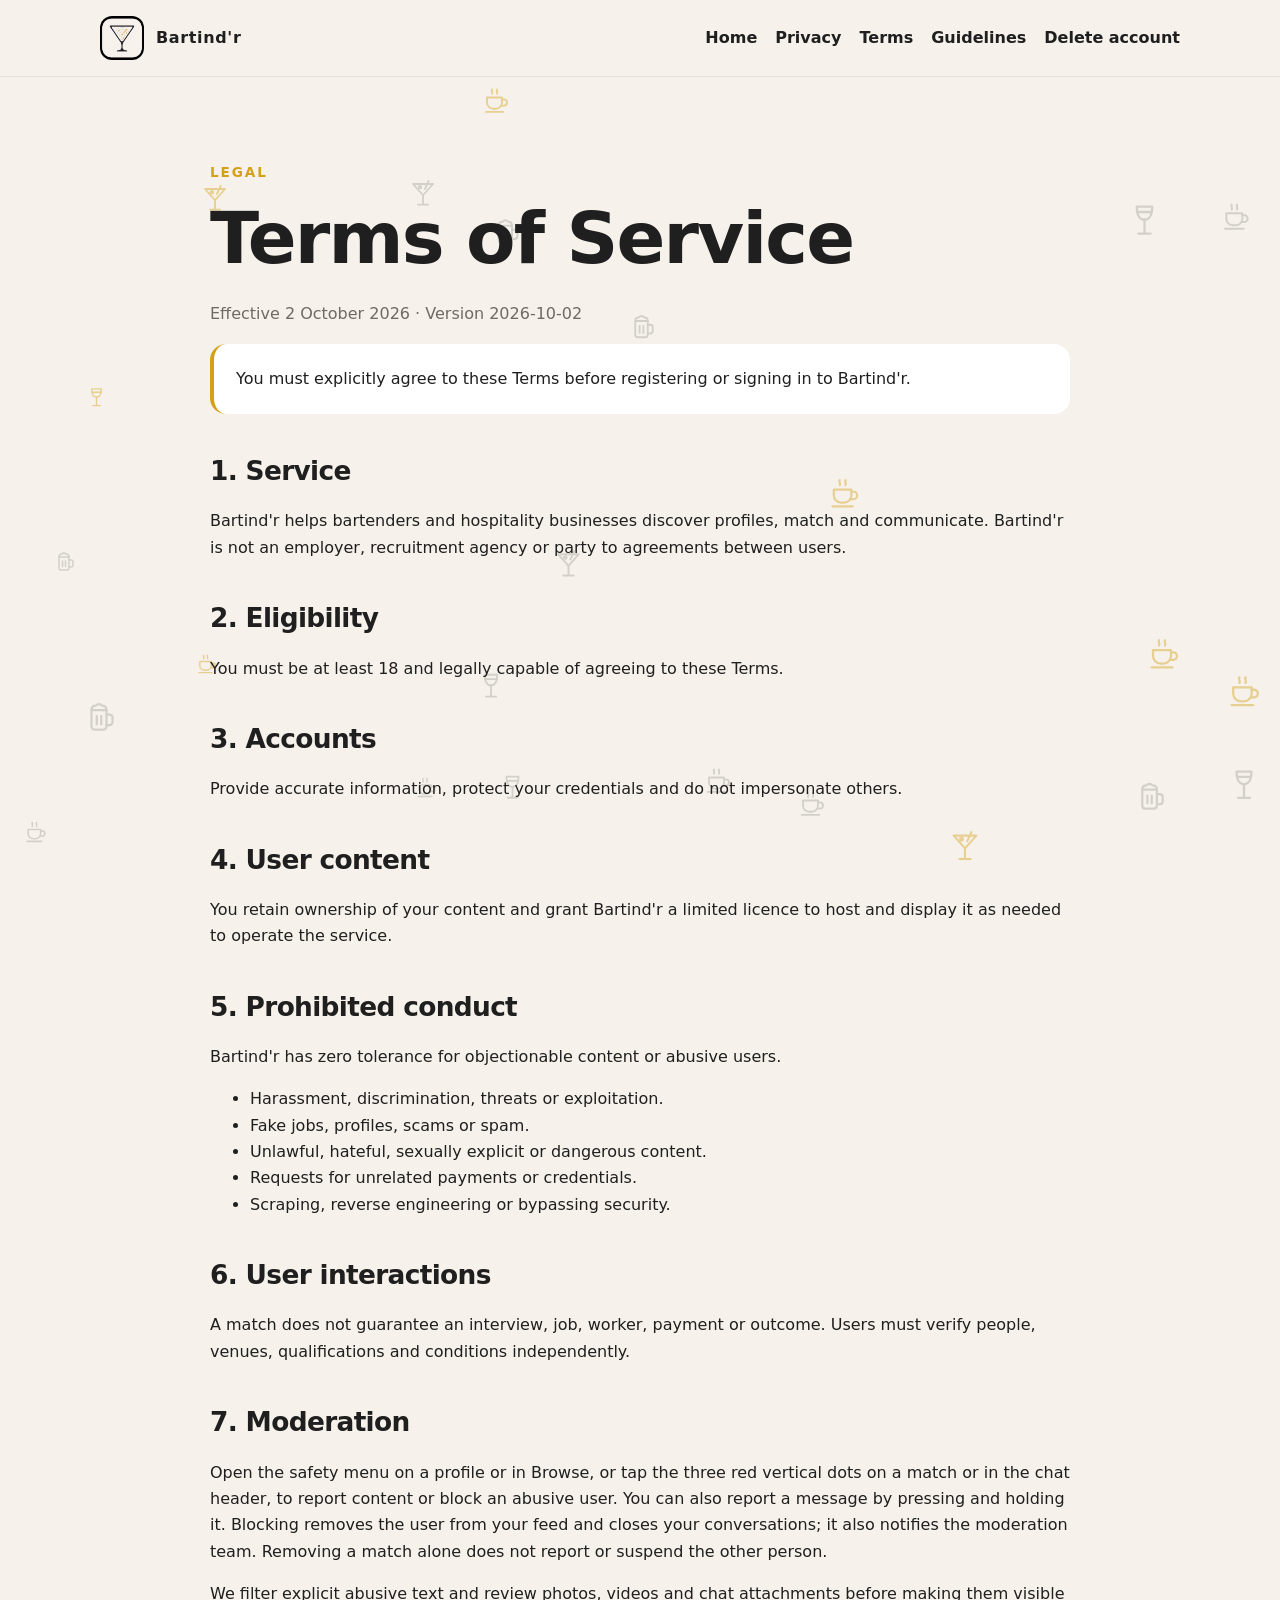
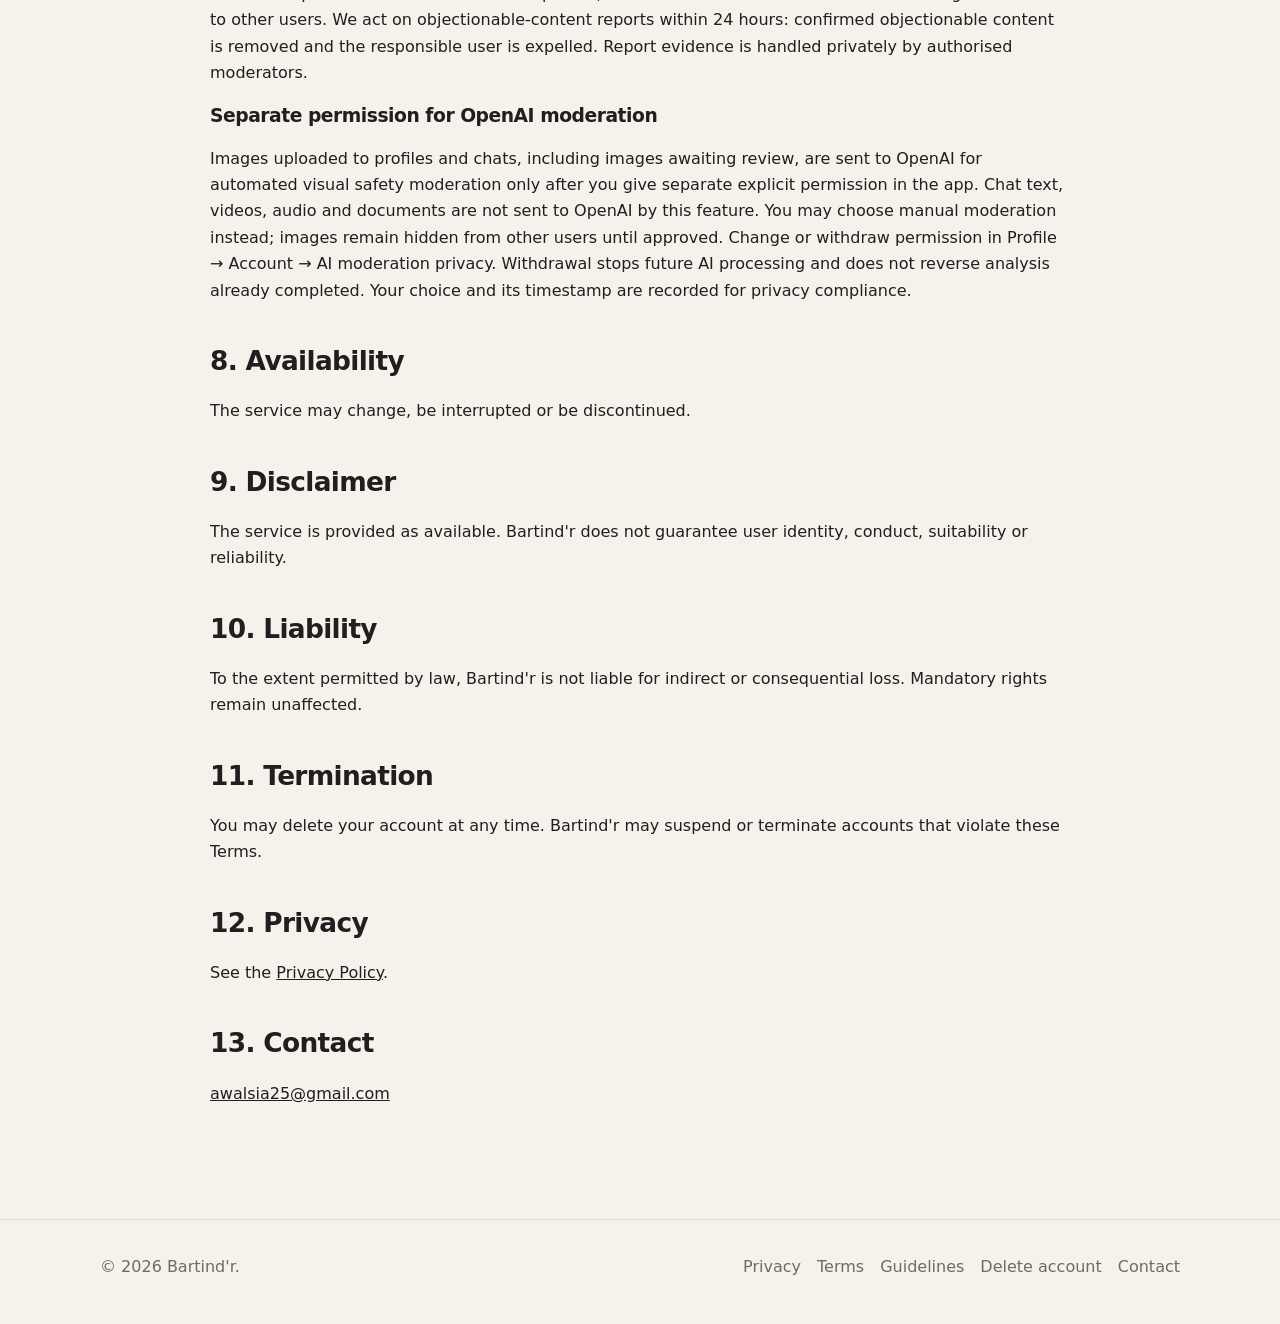
<file: terms.html>
<!doctype html>
<html lang="en">
  <head>
    <meta charset="utf-8" />
    <meta name="viewport" content="width=device-width,initial-scale=1" />
    <meta
      name="description"
      content="Bartind'r connects bartenders and hospitality businesses."
    />
    <title>Terms of Service | Bartind'r</title>
    <link rel="icon" href="logo.png" />
    <link rel="stylesheet" href="styles.css" />
  </head>
  <body>
    <header class="site-header">
      <div class="container nav">
        <a class="brand" href="/home"
          ><img src="logo.png" alt="Bartind'r logo" /><span>Bartind'r</span></a
        >
        <button class="menu-toggle" type="button" aria-label="Open menu" aria-expanded="false" aria-controls="site-nav">
          <span></span><span></span><span></span>
        </button>
        <nav class="nav-links" id="site-nav">
          <a href="/home">Home</a><a href="privacy.html">Privacy</a
          ><a href="terms.html">Terms</a><a href="community.html">Guidelines</a
          ><a href="delete-account.html">Delete account</a>
        </nav>
      </div>
    </header>
    <main class="legal-wrap">
      <p class="eyebrow">Legal</p>
      <h1>Terms of Service</h1>
      <p class="meta">Effective 2 October 2026 · Version 2026-10-02</p>
      <div class="notice">You must explicitly agree to these Terms before registering or signing in to Bartind'r.</div>
      <h2>1. Service</h2>
      <p>
        Bartind'r helps bartenders and hospitality businesses discover profiles,
        match and communicate. Bartind'r is not an employer, recruitment agency
        or party to agreements between users.
      </p>
      <h2>2. Eligibility</h2>
      <p>
        You must be at least 18 and legally capable of agreeing to these Terms.
      </p>
      <h2>3. Accounts</h2>
      <p>
        Provide accurate information, protect your credentials and do not
        impersonate others.
      </p>
      <h2>4. User content</h2>
      <p>
        You retain ownership of your content and grant Bartind'r a limited
        licence to host and display it as needed to operate the service.
      </p>
      <h2>5. Prohibited conduct</h2>
      <p>Bartind'r has zero tolerance for objectionable content or abusive users.</p>
      <ul>
        <li>Harassment, discrimination, threats or exploitation.</li>
        <li>Fake jobs, profiles, scams or spam.</li>
        <li>Unlawful, hateful, sexually explicit or dangerous content.</li>
        <li>Requests for unrelated payments or credentials.</li>
        <li>Scraping, reverse engineering or bypassing security.</li>
      </ul>
      <h2>6. User interactions</h2>
      <p>
        A match does not guarantee an interview, job, worker, payment or
        outcome. Users must verify people, venues, qualifications and conditions
        independently.
      </p>
      <h2>7. Moderation</h2>
      <p>
        Open the safety menu on a profile or in Browse, or tap the three red vertical dots on a match or in the chat header, to report content or block an abusive user. You can also report a message by pressing and holding it. Blocking removes the user from your feed and closes your conversations; it also notifies the moderation team. Removing a match alone does not report or suspend the other person.
      </p>
      <p>
        We filter explicit abusive text and review photos, videos and chat attachments before making them visible to other users. We act on objectionable-content reports within 24 hours: confirmed objectionable content is removed and the responsible user is expelled. Report evidence is handled privately by authorised moderators.
      </p>
      <h3>Separate permission for OpenAI moderation</h3><p>Images uploaded to profiles and chats, including images awaiting review, are sent to OpenAI for automated visual safety moderation only after you give separate explicit permission in the app. Chat text, videos, audio and documents are not sent to OpenAI by this feature. You may choose manual moderation instead; images remain hidden from other users until approved. Change or withdraw permission in Profile → Account → AI moderation privacy. Withdrawal stops future AI processing and does not reverse analysis already completed. Your choice and its timestamp are recorded for privacy compliance.</p>
      <h2>8. Availability</h2>
      <p>The service may change, be interrupted or be discontinued.</p>
      <h2>9. Disclaimer</h2>
      <p>
        The service is provided as available. Bartind'r does not guarantee user
        identity, conduct, suitability or reliability.
      </p>
      <h2>10. Liability</h2>
      <p>
        To the extent permitted by law, Bartind'r is not liable for indirect or
        consequential loss. Mandatory rights remain unaffected.
      </p>
      <h2>11. Termination</h2>
      <p>
        You may delete your account at any time. Bartind'r may suspend or
        terminate accounts that violate these Terms.
      </p>
      <h2>12. Privacy</h2>
      <p>See the <a href="privacy.html">Privacy Policy</a>.</p>
      <h2>13. Contact</h2>
      <p><a href="mailto:awalsia25@gmail.com">awalsia25@gmail.com</a></p>
    </main>
    <footer>
      <div class="container footer-inner">
        <span>© 2026 Bartind'r.</span>
        <div class="footer-links">
          <a href="privacy.html">Privacy</a><a href="terms.html">Terms</a
          ><a href="community.html">Guidelines</a
          ><a href="delete-account.html">Delete account</a
          ><a href="mailto:awalsia25@gmail.com">Contact</a>
        </div>
      </div>
    </footer>
    <script src="bg.js" defer></script>
    <script src="nav.js" defer></script>
  </body>
</html>
</file>
<file: styles.css>
:root{--charcoal:#1f1f1f;--gold:#d4a017;--cream:#f6f2eb;--beige:#e6e0d6;--white:#fff;--muted:#6f6a63}
*{box-sizing:border-box}body{margin:0;color:var(--charcoal);background:var(--cream);font-family:Inter,system-ui,-apple-system,"Segoe UI",sans-serif;line-height:1.65}a{color:inherit}.container{width:min(calc(100% - 40px),1080px);margin:auto}.site-header{position:sticky;top:0;z-index:20;background:rgba(246,242,235,.94);backdrop-filter:blur(14px);border-bottom:1px solid rgba(31,31,31,.08)}.nav{min-height:76px;display:flex;align-items:center;justify-content:space-between;gap:24px}.brand{display:flex;align-items:center;gap:12px;text-decoration:none;font-weight:850;letter-spacing:.04em}.brand img{width:44px;height:44px;border-radius:12px}.nav-links{display:flex;flex-wrap:wrap;gap:18px}.nav-links a{text-decoration:none;font-weight:650}.hero{padding:92px 0 72px}.hero-grid{display:grid;grid-template-columns:1.15fr .85fr;gap:64px;align-items:center}.eyebrow{color:var(--gold);font-size:.85rem;font-weight:850;letter-spacing:.14em;text-transform:uppercase}h1,h2,h3{line-height:1.15;letter-spacing:-.025em}h1{font-size:clamp(2.8rem,7vw,5.7rem);margin:0 0 22px}h2{font-size:clamp(2rem,4vw,3.2rem)}.lead{max-width:680px;color:var(--muted);font-size:1.18rem}.hero-card,.card{background:var(--white);border:1px solid var(--beige)}.hero-card{border-radius:21%;padding:12px;box-shadow:0 26px 70px rgba(31,31,31,.12)}.hero-card img{width:100%;border-radius:28px}.actions{display:flex;flex-wrap:wrap;gap:14px;margin-top:30px}.button{display:inline-flex;min-height:48px;padding:0 22px;align-items:center;border-radius:999px;text-decoration:none;font-weight:800}.primary{background:var(--gold)}.secondary{border:1px solid rgba(31,31,31,.18)}.section{padding:72px 0}.alt{background:var(--white)}.cards{display:grid;grid-template-columns:repeat(3,1fr);gap:22px}.card{padding:26px;border-radius:24px}.card p,.meta{color:var(--muted)}.legal-wrap{width:min(calc(100% - 40px),860px);margin:auto;padding:70px 0 96px}.legal-wrap h1{font-size:clamp(2.5rem,6vw,4.5rem)}.legal-wrap h2{margin-top:42px;font-size:1.65rem}.notice,.danger-box,.contact-box{padding:22px;border-radius:16px}.notice{border-left:4px solid var(--gold);background:var(--white)}.danger-box{background:#fff7f8;border:1px solid rgba(176,0,32,.2)}.contact-box{background:var(--charcoal);color:var(--white)}.contact-box a{color:#f3c442}footer{padding:34px 0 44px;border-top:1px solid rgba(31,31,31,.1);color:var(--muted)}.footer-inner{display:flex;flex-wrap:wrap;justify-content:space-between;gap:18px}.footer-links{display:flex;flex-wrap:wrap;gap:16px}.footer-links a{text-decoration:none}@media(max-width:820px){.hero-grid,.cards{grid-template-columns:1fr}.hero{padding-top:58px}}@media(max-width:560px){.hero-card{padding:8px}}
/* Floating drink icons */
.bg-drinks{position:fixed;inset:0;z-index:-1;overflow:hidden;pointer-events:none}
.bg-drink{position:absolute;fill:none;stroke:var(--charcoal);stroke-width:1.5;stroke-linecap:round;stroke-linejoin:round;opacity:.16;animation:drink-float 18s ease-in-out infinite alternate;will-change:transform}
.bg-drink.gold{stroke:var(--gold);opacity:.42}
@keyframes drink-float{from{transform:translate(0,0) rotate(var(--r0))}to{transform:translate(var(--dx),var(--dy)) rotate(var(--r1))}}
.alt{background:rgba(255,255,255,.72)}

/* Animated radar logo */
.radar-logo{display:block;width:100%;height:auto;border-radius:28px}
.radar-sweep{transform-origin:628px 530px;animation:radar-spin 4s linear infinite}
@keyframes radar-spin{to{transform:rotate(360deg)}}
.radar-blip{transform-box:fill-box;transform-origin:center;animation:blip 4s linear infinite}
@keyframes blip{0%{opacity:1;transform:scale(1.55)}12%{opacity:1;transform:scale(1)}70%,100%{opacity:.3;transform:scale(1)}}
.radar-ping{transform-box:fill-box;transform-origin:center;animation:ping 4s ease-out infinite;opacity:0}
@keyframes ping{0%{opacity:.9;transform:scale(1)}35%{opacity:0;transform:scale(3.4)}100%{opacity:0;transform:scale(3.4)}}

/* Store buttons */
.store{gap:12px;background:var(--charcoal);color:var(--white);padding:0 20px 0 16px;min-height:56px}
.store svg{width:26px;height:26px;flex:none}
.store span{display:flex;flex-direction:column;line-height:1.1;font-size:1.08rem}
.store small{font-size:.68rem;font-weight:600;letter-spacing:.06em;text-transform:uppercase;opacity:.8}
.store:hover{background:#000}
.store.soon{background:transparent;color:var(--charcoal);border:1px solid rgba(31,31,31,.18);cursor:default}

@media(prefers-reduced-motion:reduce){.bg-drink,.radar-sweep,.radar-blip,.radar-ping{animation:none}.radar-ping{display:none}}

/* Mobile dropdown menu */
.nav{position:relative}
.menu-toggle{display:none;width:46px;height:46px;flex:none;flex-direction:column;justify-content:center;align-items:center;gap:5px;border:1px solid rgba(31,31,31,.14);border-radius:14px;background:var(--white);cursor:pointer;padding:0}
.menu-toggle span{display:block;width:20px;height:2px;border-radius:2px;background:var(--charcoal);transition:transform .25s,opacity .2s}
.nav.open .menu-toggle span:nth-child(1){transform:translateY(7px) rotate(45deg)}
.nav.open .menu-toggle span:nth-child(2){opacity:0}
.nav.open .menu-toggle span:nth-child(3){transform:translateY(-7px) rotate(-45deg)}
@media(max-width:820px){
  .menu-toggle{display:flex}
  .nav-links{position:absolute;top:calc(100% + 8px);left:0;right:0;flex-direction:column;gap:2px;padding:10px;background:var(--white);border:1px solid var(--beige);border-radius:20px;box-shadow:0 22px 50px rgba(31,31,31,.14);opacity:0;visibility:hidden;transform:translateY(-8px);transition:opacity .2s,transform .2s,visibility .2s}
  .nav.open .nav-links{opacity:1;visibility:visible;transform:none}
  .nav-links a{padding:12px 14px;border-radius:12px;font-size:1.05rem}
  .nav-links a:hover{background:var(--cream)}
}

/* Swipe & match demo */
.demo{position:relative;padding:96px 0 110px;overflow:hidden}
.demo::before,.demo::after{content:"";position:absolute;width:520px;height:520px;border-radius:50%;background:radial-gradient(circle,rgba(212,160,23,.13),transparent 65%);pointer-events:none}
.demo::before{left:-160px;top:20%}.demo::after{right:-160px;bottom:-10%}
.demo-head{max-width:640px;margin:0 auto 56px;text-align:center}
.demo-head h2{margin:.2em 0 .35em}
.demo .lead{margin:0 auto}
.demo-stage{position:relative;display:grid;grid-template-columns:repeat(2,minmax(0,280px));justify-content:center;gap:120px}
.demo-side{display:flex;flex-direction:column;align-items:center;gap:22px;min-width:0}
.persona{display:flex;align-items:center;gap:14px}
.persona-avatar{width:68px;height:68px;flex:none;border-radius:50%;overflow:hidden;background:linear-gradient(160deg,#f6e2b4,#d4a017);border:2px solid rgba(212,160,23,.55);box-shadow:0 0 0 6px rgba(212,160,23,.1);transition:box-shadow .4s}
[data-side="bar"] .persona-avatar{background:linear-gradient(160deg,#4a4566,#16151f)}
.persona-avatar svg{width:100%;height:100%;display:block}
.persona-text{display:flex;flex-direction:column;line-height:1.25}
.persona-text strong{font-size:1.15rem}
.persona-status{position:relative;font-size:.9rem;color:var(--muted)}
.s-match{position:absolute;left:0;top:0;white-space:nowrap;color:var(--gold);font-weight:800;opacity:0;transition:opacity .3s}
.s-swipe{transition:opacity .3s}
.matched .s-swipe{opacity:0}.matched .s-match{opacity:1}
.matched .persona-avatar{box-shadow:0 0 0 6px rgba(212,160,23,.28),0 0 34px rgba(212,160,23,.55)}

.phone{width:100%;aspect-ratio:9/18.5;container-type:inline-size;padding:3.2%;border-radius:15% / 7.3%;background:#0b0b0b;border:1px solid rgba(255,255,255,.14);box-shadow:0 30px 70px rgba(31,31,31,.28),inset 0 0 0 1px rgba(255,255,255,.04)}
.phone-screen{position:relative;height:100%;border-radius:12cqw;overflow:hidden;background:var(--cream);color:var(--charcoal);display:flex;flex-direction:column}
.phone-top{display:flex;align-items:center;justify-content:center;gap:2.5cqw;padding:7cqw 0 3cqw;font-weight:850;font-size:5cqw;letter-spacing:.03em}
.phone-top img{width:7.5cqw;height:7.5cqw;border-radius:2cqw}
.demo-stack{position:relative;flex:1;margin:0 5cqw}
.demo-actions{display:flex;justify-content:center;gap:8cqw;padding:3.5cqw 0 6cqw}
.demo-actions span{display:grid;place-items:center;width:12.5cqw;height:12.5cqw;border-radius:50%;background:var(--white);box-shadow:0 2cqw 6cqw rgba(31,31,31,.14);font-size:5.5cqw;font-weight:800;transition:transform .2s,background .2s,color .2s}
.btn-nope{color:#c2453b}.btn-like{color:var(--gold)}
.btn-nope.pressed{background:#c2453b;color:#fff;transform:scale(1.15)}
.btn-like.pressed{background:var(--gold);color:#fff;transform:scale(1.15)}

.demo-card{position:absolute;inset:0;display:flex;flex-direction:column;border-radius:7cqw;overflow:hidden;background:var(--white);box-shadow:0 3cqw 10cqw rgba(31,31,31,.16);transition:transform .45s cubic-bezier(.2,.8,.2,1),opacity .45s;animation:deal-in .5s ease-out backwards}
.demo-card[data-pos="0"]{z-index:3}
.demo-card[data-pos="1"]{z-index:2;transform:translateY(4cqw) scale(.94)}
.demo-card[data-pos="2"]{z-index:1;transform:translateY(8cqw) scale(.88);opacity:.6}
@keyframes deal-in{from{opacity:0;transform:translateY(10cqw) scale(.9)}}
.demo-card.tilt-left{transform:translateX(-9cqw) rotate(-7deg)}
.demo-card.tilt-right{transform:translateX(9cqw) rotate(7deg)}
.demo-card.out-left{transform:translateX(-160cqw) rotate(-26deg);opacity:0;transition-duration:.55s}
.demo-card.out-right{transform:translateX(160cqw) rotate(26deg);opacity:0;transition-duration:.55s}
.demo-photo{position:relative;flex:0 0 57%;display:flex;align-items:flex-end;justify-content:center;min-height:0}
.demo-photo svg{width:82%;height:88%;display:block}
.photo-bars{position:absolute;left:4cqw;right:4cqw;top:3cqw;display:flex;gap:1.5cqw}
.photo-bars i{flex:1;height:.9cqw;border-radius:1cqw;background:rgba(255,255,255,.45)}
.photo-bars i.on{background:#fff}
.photo-arrow{position:absolute;top:45%;display:grid;place-items:center;width:7cqw;height:7cqw;border-radius:50%;background:rgba(31,31,31,.45);color:#fff;font-size:5cqw;line-height:1}
.photo-arrow.prev{left:3cqw}.photo-arrow.next{right:3cqw}
.demo-info{flex:1;min-height:0;padding:3.5cqw 4.5cqw 3.5cqw;display:flex;flex-direction:column}
.demo-info strong{display:flex;align-items:center;gap:1.8cqw;font-size:6.6cqw;line-height:1.15;letter-spacing:-.02em}
.verified{display:grid;place-items:center;width:4.6cqw;height:4.6cqw;border-radius:50%;background:#2f80ed;color:#fff;font-size:2.8cqw}
.city{margin-top:1cqw;font-size:3.6cqw;color:var(--muted)}
.stats{display:grid;grid-template-columns:1fr 1fr;gap:2.4cqw;margin-top:3cqw}
.stats div{display:flex;flex-direction:column;gap:.6cqw;padding:2.2cqw 2.8cqw;border-radius:3cqw;background:var(--cream)}
.stats small{font-size:2.9cqw;color:var(--muted)}
.stats b{font-size:3.5cqw;white-space:nowrap}
.about-title{margin-top:3cqw;font-size:4cqw}
.demo-info p{margin:.8cqw 0 0;font-size:3.3cqw;line-height:1.4;color:var(--muted);display:-webkit-box;-webkit-line-clamp:3;-webkit-box-orient:vertical;overflow:hidden}
.full{margin-top:auto;padding-top:2cqw;align-self:flex-end;font-size:3.5cqw;font-weight:800}
.stamp{position:absolute;top:8cqw;z-index:2;padding:1cqw 3.5cqw;border:1.2cqw solid;border-radius:3cqw;font-size:7cqw;font-weight:900;letter-spacing:.06em;text-transform:uppercase;opacity:0;transition:opacity .2s}
.stamp.nope{right:6cqw;color:#c2453b;transform:rotate(14deg)}
.stamp.like{left:6cqw;color:#2f9a5d;transform:rotate(-14deg)}
.tilt-left .stamp.nope,.tilt-right .stamp.like{opacity:1}

.demo-match{position:absolute;inset:0;z-index:5;display:flex;flex-direction:column;align-items:center;justify-content:center;gap:5cqw;padding:8cqw;text-align:center;background:radial-gradient(circle at 50% 40%,rgba(212,160,23,.35),transparent 60%),rgba(20,19,18,.93);color:var(--cream);opacity:0;visibility:hidden;transition:opacity .4s,visibility .4s}
.matched .demo-match{opacity:1;visibility:visible}
.m-title{font-size:10cqw;font-weight:900;line-height:1.05;color:var(--gold);letter-spacing:-.02em;transform:scale(.6);transition:transform .5s cubic-bezier(.3,1.6,.5,1) .15s}
.m-avatars{display:flex;align-items:center}
.m-a,.m-b{width:30cqw;height:30cqw;border-radius:50%;overflow:hidden;border:1.2cqw solid var(--cream);transition:transform .6s cubic-bezier(.2,1.2,.4,1) .2s}
.m-a{background:linear-gradient(160deg,#4a4566,#16151f);transform:translateX(-50cqw) rotate(-20deg)}
.m-b{background:linear-gradient(160deg,#f6e2b4,#d4a017);transform:translateX(50cqw) rotate(20deg)}
.m-a svg,.m-b svg{width:100%;height:100%;display:block}
.m-heart{position:relative;z-index:1;display:grid;place-items:center;width:12cqw;height:12cqw;margin:0 -5cqw;border-radius:50%;background:var(--gold);color:var(--white);font-size:6cqw;transform:scale(0);transition:transform .4s cubic-bezier(.3,1.8,.5,1) .7s}
.m-text{font-size:4.2cqw;color:rgba(246,242,235,.75)}
.m-btn{padding:3cqw 7cqw;border-radius:99px;background:var(--gold);color:var(--charcoal);font-size:4.4cqw;font-weight:850}
.matched .m-title,.matched .m-heart{transform:scale(1)}
.matched .m-a,.matched .m-b{transform:none}

.demo-cheers{position:absolute;left:50%;top:50%;z-index:6;display:flex;flex-direction:column;align-items:center;gap:10px;transform:translate(-50%,-50%);pointer-events:none}
.cheers-badge{display:grid;place-items:center;width:84px;height:84px;border-radius:50%;background:var(--white);box-shadow:0 0 0 8px rgba(212,160,23,.18),0 20px 50px rgba(31,31,31,.2);transform:scale(.7);opacity:.35;transition:transform .5s cubic-bezier(.3,1.7,.5,1),opacity .3s}
.cheers-badge svg{width:56px;height:56px}
.cheers-label{font-weight:900;color:var(--gold);letter-spacing:.08em;text-transform:uppercase;font-size:.85rem;opacity:0;transition:opacity .3s .2s}
.matched .cheers-badge{transform:scale(1);opacity:1;animation:clink .6s ease-in-out .35s 2}
.matched .cheers-label{opacity:1}
@keyframes clink{50%{transform:scale(1.12) rotate(-6deg)}}
.cheers-spark{opacity:0}
.matched .cheers-spark{animation:spark .9s ease-out .4s}
@keyframes spark{30%{opacity:1}100%{opacity:0}}
.confetti{position:absolute;left:50%;top:42px}
.confetti i{position:absolute;width:7px;height:7px;border-radius:2px;opacity:0}
.matched .confetti i{animation:confetti 1.1s ease-out .35s forwards}
@keyframes confetti{0%{opacity:1;transform:rotate(var(--a)) translateY(0)}100%{opacity:0;transform:rotate(var(--a)) translateY(calc(var(--d) * -1)) rotate(200deg)}}

@media(max-width:820px){
  .demo{padding:72px 0 84px}
  .demo-stage{gap:44px;grid-template-columns:repeat(2,minmax(0,250px))}
  .persona{flex-direction:column;text-align:center;gap:10px}
  .persona-text{align-items:center}
  .s-match{left:50%;transform:translateX(-50%)}
  .cheers-badge{width:64px;height:64px}
  .cheers-badge svg{width:42px;height:42px}
}
@media(max-width:560px){
  .demo-stage{gap:16px}
  .demo-cheers{top:56%}
  .persona-avatar{width:54px;height:54px}
  .persona-text strong{font-size:1rem}
  .persona-status{font-size:.78rem}
  .cheers-label{display:none}
  .cheers-badge{opacity:0}
}
@media(prefers-reduced-motion:reduce){.demo-card,.demo-match,.m-title,.m-a,.m-b,.m-heart,.cheers-badge{transition:none;animation:none}.confetti{display:none}}
</file>
